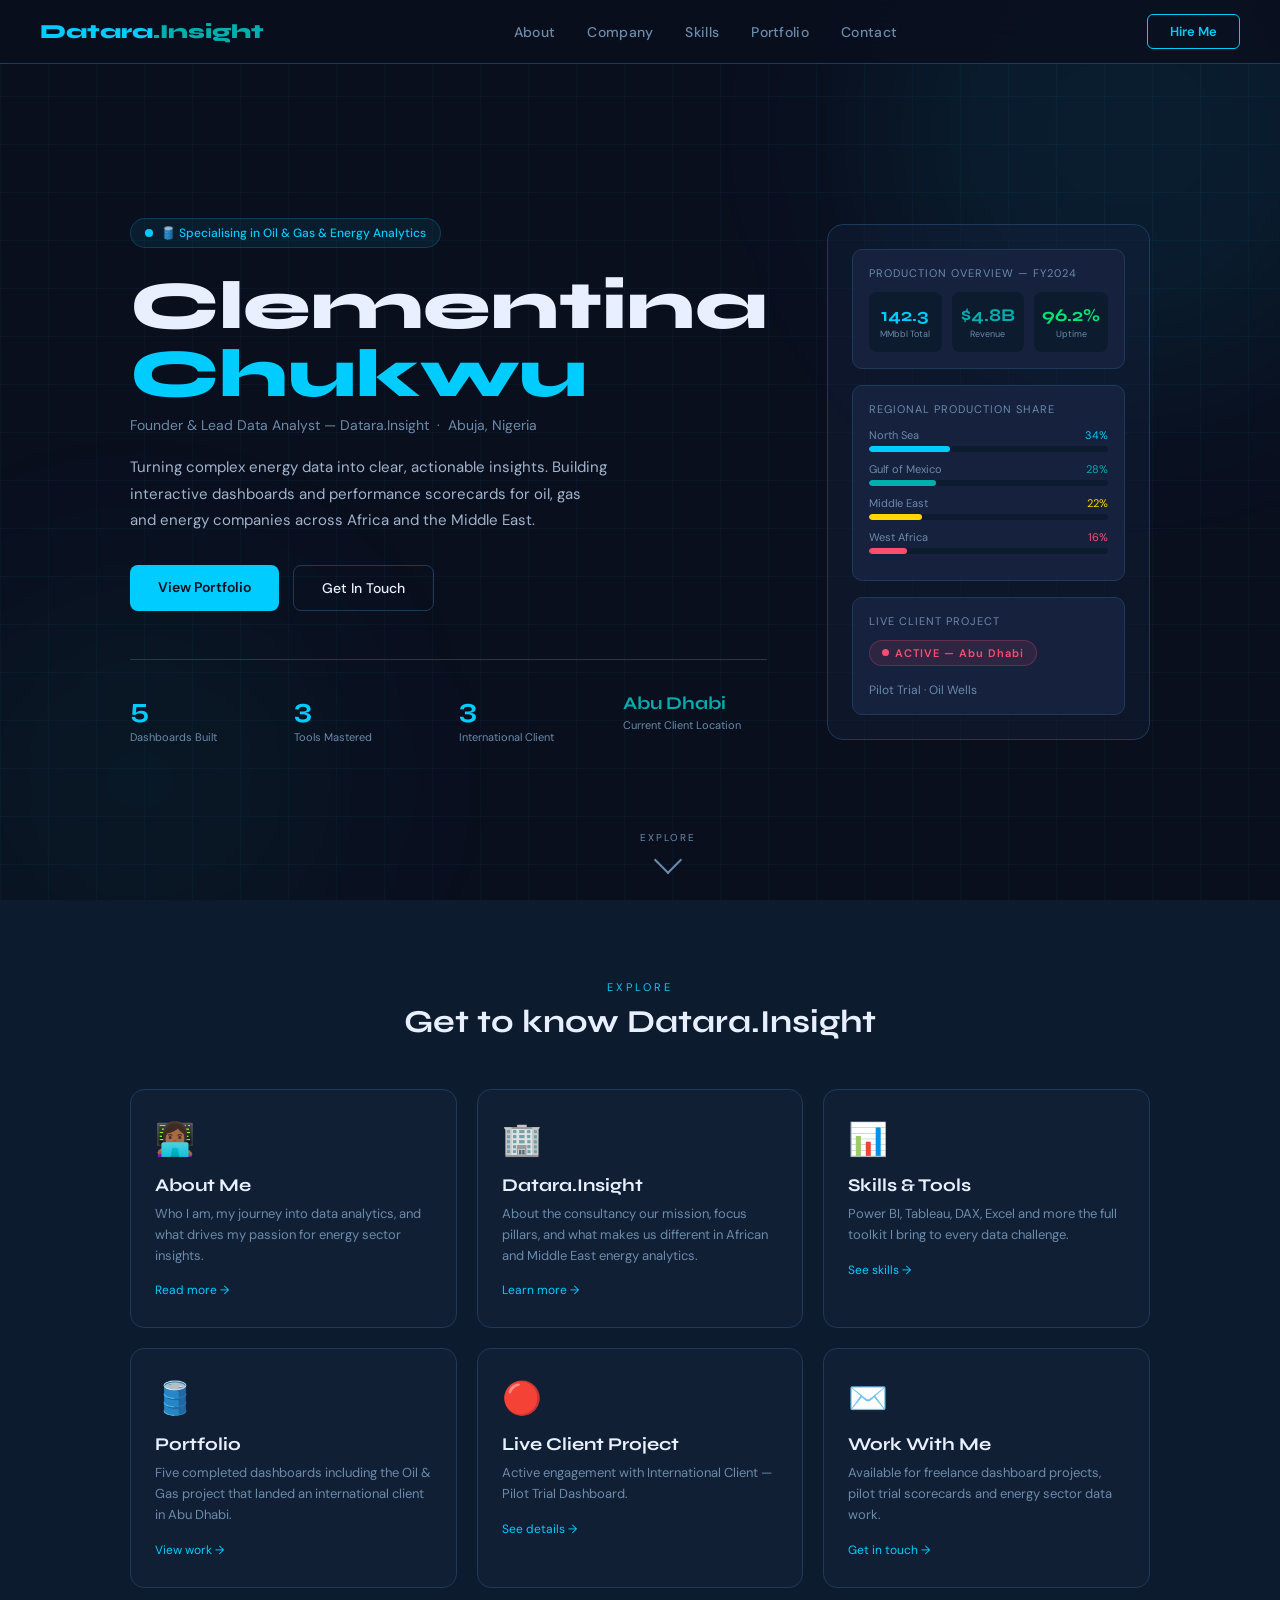
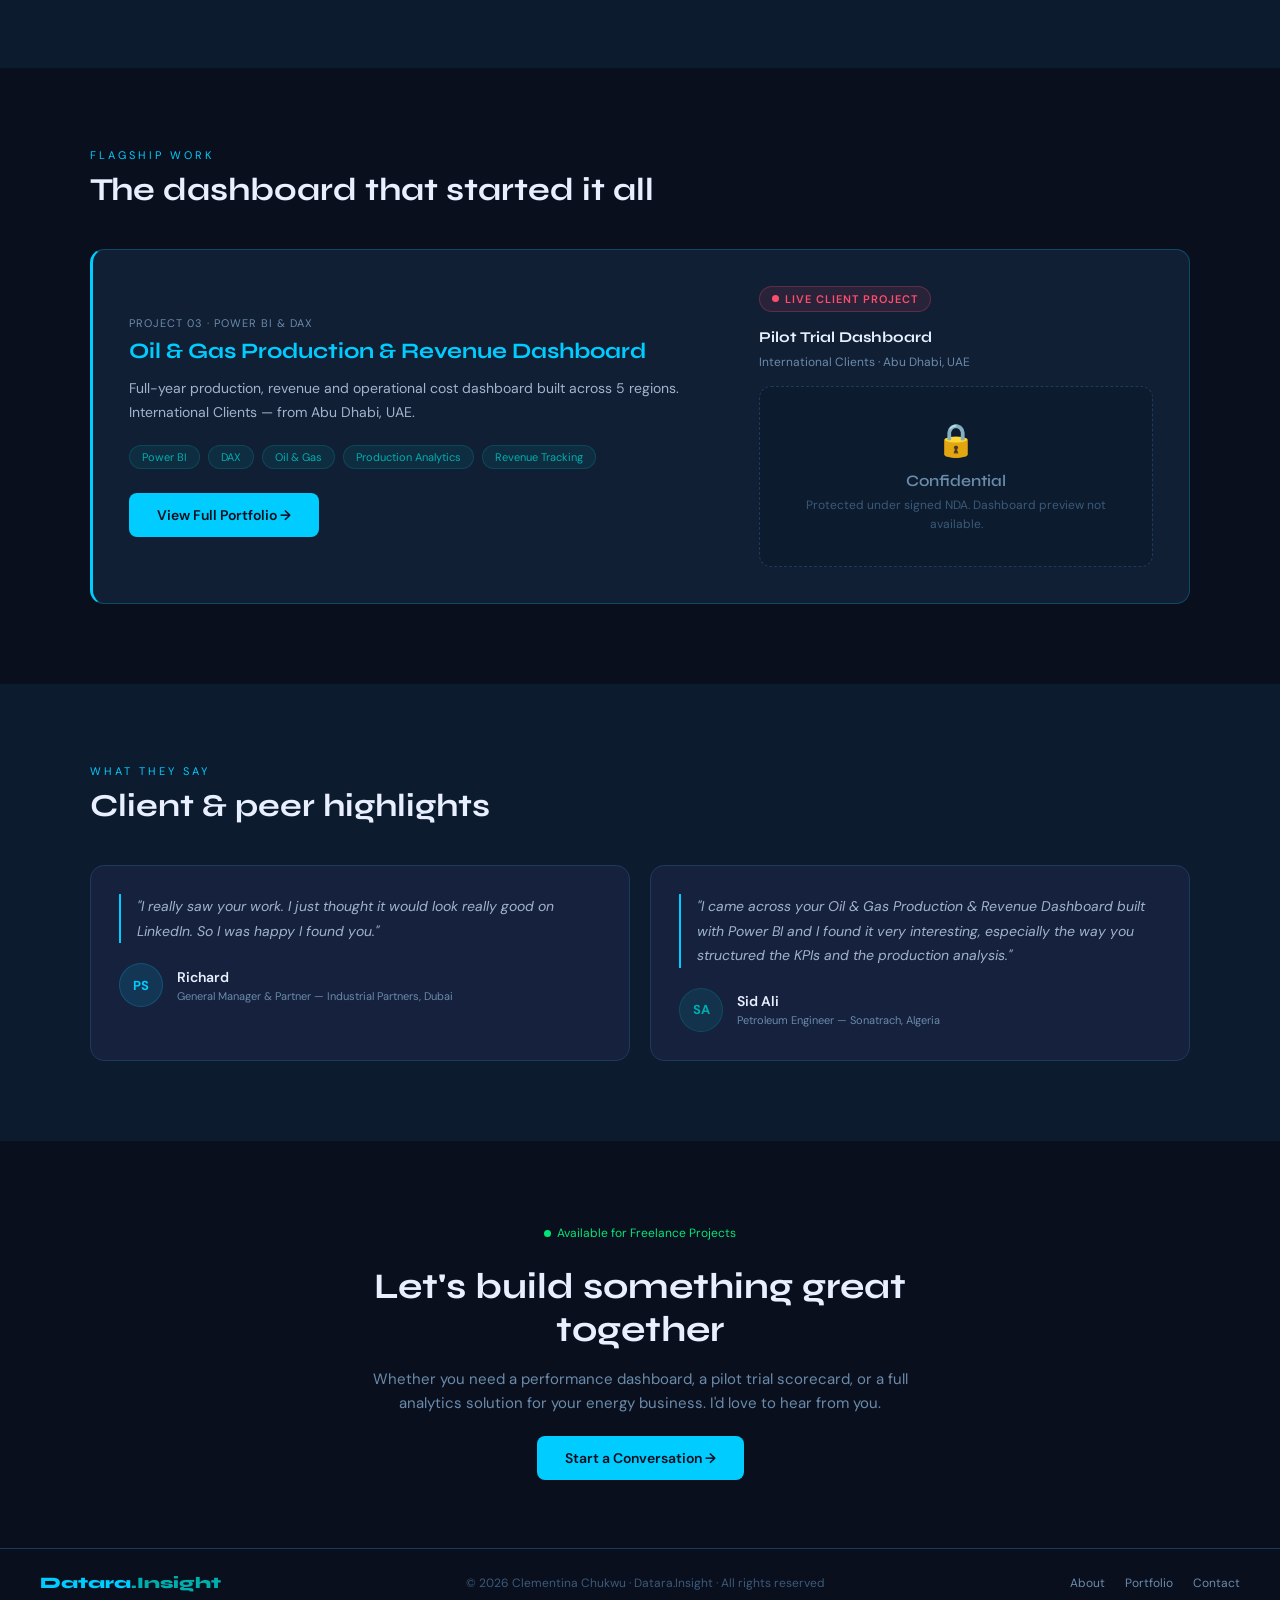
<file: index.html>
<!DOCTYPE html>
<html lang="en">
<head>
 <head>
<script type="application/ld+json">
 ...
</script>
<meta name="google-site-verification" content="google63e6544a62947f54">
<meta charset="UTF-8">
<meta name="viewport" content="width=device-width, initial-scale=1.0">
<meta name="title" content="Datara.Insight | Data Analytics for Oil & Gas | Clementina Chukwu">
<meta name="description" content="Datara.Insight is a data analytics consultancy founded by Clementina Chukwu, specialising in oil, gas and energy sector dashboards, performance scorecards and data-driven insights for energy companies across Africa and the Middle East.">
<meta name="keywords" content="Datara, Datara Insight, Clementina Chukwu, data analytics, oil and gas analytics, energy sector dashboard, Power BI oil gas, Nigeria data analyst, Abu Dhabi data analytics, well performance dashboard, production dashboard">
<meta name="author" content="Clementina Chukwu — Datara.Insight">
<meta name="robots" content="index, follow">
<meta property="og:type" content="website">
<meta property="og:url" content="https://clementinaags.github.io/datarainsight.github.io/">
<meta property="og:title" content="Datara.Insight | Data Analytics for Oil & Gas | Clementina Chukwu">
<meta property="og:description" content="Interactive dashboards and performance scorecards for oil, gas and energy companies across Africa and the Middle East.">
<meta name="viewport" content="width=device-width, initial-scale=1.0">
<title>Datara.Insight — Clementina Chukwu · Data Analyst</title>
<link rel="preconnect" href="https://fonts.googleapis.com">
<link rel="preconnect" href="https://fonts.gstatic.com" crossorigin>
<link href="https://fonts.googleapis.com/css2?family=Syne:wght@400;600;700;800&family=DM+Sans:ital,wght@0,300;0,400;0,500;0,600;1,400&display=swap" rel="stylesheet">
<style>
  *, *::before, *::after { box-sizing: border-box; margin: 0; padding: 0; }

  :root {
    --bg: #0D1B2E;
    --bg2: #0A0F1E;
    --card: #16213E;
    --card2: #111F35;
    --cyan: #00CCFF;
    --teal: #00AEAE;
    --gold: #FFD700;
    --red: #FF4D6D;
    --green: #00E676;
    --text: #E8F0FF;
    --muted: #6A8BAA;
    --border: #1E3A5A;
    --font-head: 'Syne', sans-serif;
    --font-body: 'DM Sans', sans-serif;
  }

  html { scroll-behavior: smooth; }

  body {
    background: var(--bg);
    color: var(--text);
    font-family: var(--font-body);
    min-height: 100vh;
    overflow-x: hidden;
  }

  /* ── NAV ── */
  nav {
    position: fixed;
    top: 0; left: 0; right: 0;
    z-index: 100;
    background: rgba(10,15,30,0.85);
    backdrop-filter: blur(16px);
    border-bottom: 1px solid var(--border);
    padding: 0 40px;
    height: 64px;
    display: flex;
    align-items: center;
    justify-content: space-between;
  }

  .nav-logo {
    font-family: var(--font-head);
    font-weight: 800;
    font-size: 20px;
    text-decoration: none;
  }
  .nav-logo .c { color: var(--cyan); }
  .nav-logo .t { color: var(--teal); }

  .nav-links {
    display: flex;
    gap: 32px;
    list-style: none;
  }

  .nav-links a {
    text-decoration: none;
    color: var(--muted);
    font-size: 14px;
    font-weight: 500;
    transition: color 0.2s;
    letter-spacing: 0.3px;
  }
  .nav-links a:hover, .nav-links a.active { color: var(--cyan); }

  .btn-hire {
    border: 1.5px solid var(--cyan);
    color: var(--cyan);
    padding: 8px 22px;
    border-radius: 6px;
    font-size: 13px;
    font-weight: 600;
    text-decoration: none;
    transition: background 0.2s, color 0.2s;
    font-family: var(--font-body);
  }
  .btn-hire:hover { background: var(--cyan); color: var(--bg2); }

  /* ── HERO ── */
  .hero {
    min-height: 100vh;
    padding: 64px 0 0;
    display: flex;
    align-items: center;
    position: relative;
    overflow: hidden;
    background: var(--bg2);
  }

  .hero-bg {
    position: absolute;
    inset: 0;
    background-image:
      linear-gradient(rgba(0,204,255,0.04) 1px, transparent 1px),
      linear-gradient(90deg, rgba(0,204,255,0.04) 1px, transparent 1px);
    background-size: 48px 48px;
  }

  .orb {
    position: absolute;
    border-radius: 50%;
    filter: blur(90px);
    pointer-events: none;
  }
  .orb-cyan { width: 500px; height: 500px; background: rgba(0,204,255,0.08); top: -120px; right: -100px; }
  .orb-teal { width: 400px; height: 400px; background: rgba(0,174,174,0.06); bottom: -80px; left: -60px; }

  .hero-inner {
    position: relative;
    width: 100%;
    max-width: 1100px;
    margin: 0 auto;
    padding: 0 40px;
    display: grid;
    grid-template-columns: 1fr 1fr;
    gap: 60px;
    align-items: center;
  }

  .hero-badge {
    display: inline-flex;
    align-items: center;
    gap: 8px;
    background: rgba(0,204,255,0.08);
    border: 1px solid rgba(0,204,255,0.2);
    color: var(--cyan);
    font-size: 12px;
    padding: 6px 14px;
    border-radius: 20px;
    margin-bottom: 24px;
    font-weight: 500;
    opacity: 0;
    animation: fadeUp 0.8s 0.2s forwards;
  }

  .pulse {
    width: 8px; height: 8px;
    border-radius: 50%;
    background: var(--cyan);
    animation: pulseAnim 1.5s infinite;
    flex-shrink: 0;
  }

  @keyframes pulseAnim {
    0%,100% { opacity:1; transform:scale(1); }
    50% { opacity:0.3; transform:scale(0.65); }
  }

  .hero-h1 {
    font-family: var(--font-head);
    font-weight: 800;
    font-size: clamp(44px, 6vw, 68px);
    line-height: 1.0;
    margin-bottom: 8px;
    opacity: 0;
    animation: fadeUp 0.8s 0.4s forwards;
  }
  .hero-h1 .cyan { color: var(--cyan); }

  .hero-sub {
    font-size: 14px;
    color: var(--muted);
    margin-bottom: 20px;
    font-weight: 400;
    opacity: 0;
    animation: fadeUp 0.8s 0.5s forwards;
  }

  .hero-tagline {
    font-size: 15px;
    color: #A0B4CC;
    line-height: 1.75;
    max-width: 480px;
    margin-bottom: 32px;
    opacity: 0;
    animation: fadeUp 0.8s 0.6s forwards;
  }

  .hero-btns {
    display: flex;
    gap: 14px;
    margin-bottom: 48px;
    opacity: 0;
    animation: fadeUp 0.8s 0.7s forwards;
  }

  .btn-primary {
    background: var(--cyan);
    color: var(--bg2);
    padding: 13px 28px;
    border-radius: 8px;
    font-size: 14px;
    font-weight: 600;
    text-decoration: none;
    transition: opacity 0.2s, transform 0.2s;
  }
  .btn-primary:hover { opacity: 0.9; transform: translateY(-1px); }

  .btn-secondary {
    border: 1.5px solid var(--border);
    color: var(--text);
    padding: 13px 28px;
    border-radius: 8px;
    font-size: 14px;
    font-weight: 500;
    text-decoration: none;
    transition: border-color 0.2s, transform 0.2s;
  }
  .btn-secondary:hover { border-color: var(--cyan); transform: translateY(-1px); }

  .hero-stats {
    display: grid;
    grid-template-columns: repeat(4, 1fr);
    gap: 20px;
    border-top: 1px solid var(--border);
    padding-top: 32px;
    opacity: 0;
    animation: fadeUp 0.8s 0.9s forwards;
  }

  .stat-num {
    font-family: var(--font-head);
    font-weight: 700;
    font-size: 28px;
    color: var(--cyan);
  }
  .stat-label { font-size: 11px; color: var(--muted); margin-top: 4px; line-height: 1.4; }

  /* Hero right panel */
  .hero-visual {
    background: rgba(22,33,62,0.4);
    border: 1px solid var(--border);
    border-radius: 16px;
    padding: 24px;
    display: flex;
    flex-direction: column;
    gap: 16px;
    opacity: 0;
    animation: fadeLeft 0.9s 0.8s forwards;
  }

  .vis-card {
    background: var(--card);
    border: 1px solid var(--border);
    border-radius: 10px;
    padding: 16px;
  }

  .vis-label {
    font-size: 11px;
    color: var(--muted);
    text-transform: uppercase;
    letter-spacing: 1px;
    margin-bottom: 12px;
  }

  .kpi-row { display: flex; gap: 10px; }

  .kpi-box {
    flex: 1;
    background: var(--bg);
    border-radius: 8px;
    padding: 12px 8px;
    text-align: center;
  }
  .kpi-val { font-family: var(--font-head); font-weight: 700; font-size: 18px; color: var(--cyan); }
  .kpi-unit { font-size: 9px; color: var(--muted); margin-top: 2px; }

  .bar-item { margin-bottom: 10px; }
  .bar-meta { display: flex; justify-content: space-between; font-size: 11px; color: var(--muted); margin-bottom: 4px; }
  .bar-track { height: 6px; background: var(--bg); border-radius: 3px; overflow: hidden; }
  .bar-fill { height: 100%; border-radius: 3px; transition: width 1s ease; }

  /* ── SCROLL DOWN HINT ── */
  .scroll-hint {
    position: absolute;
    bottom: 30px;
    left: 50%;
    transform: translateX(-50%);
    display: flex;
    flex-direction: column;
    align-items: center;
    gap: 6px;
    opacity: 0;
    animation: fadeUp 1s 1.5s forwards;
  }
  .scroll-hint span { font-size: 10px; color: var(--muted); letter-spacing: 2px; text-transform: uppercase; }
  .scroll-arrow {
    width: 20px; height: 20px;
    border-right: 2px solid var(--muted);
    border-bottom: 2px solid var(--muted);
    transform: rotate(45deg);
    animation: bounceDown 1.5s infinite;
  }
  @keyframes bounceDown {
    0%,100% { transform: rotate(45deg) translateY(0); }
    50% { transform: rotate(45deg) translateY(5px); }
  }

  /* ── SECTION PREVIEW CARDS ── */
  .sections-preview {
    background: var(--bg);
    padding: 80px 40px;
    max-width: 1100px;
    margin: 0 auto;
  }

  .preview-label {
    font-size: 11px;
    letter-spacing: 3px;
    color: var(--cyan);
    text-transform: uppercase;
    text-align: center;
    margin-bottom: 8px;
  }

  .preview-title {
    font-family: var(--font-head);
    font-weight: 700;
    font-size: 32px;
    text-align: center;
    margin-bottom: 48px;
  }

  .preview-grid {
    display: grid;
    grid-template-columns: repeat(3, 1fr);
    gap: 20px;
  }

  .preview-card {
    background: var(--card2);
    border: 1px solid var(--border);
    border-radius: 14px;
    padding: 28px 24px;
    text-decoration: none;
    color: var(--text);
    transition: border-color 0.2s, transform 0.2s;
    display: block;
  }
  .preview-card:hover { border-color: var(--cyan); transform: translateY(-4px); }

  .preview-card-icon { font-size: 32px; margin-bottom: 14px; }
  .preview-card-title { font-family: var(--font-head); font-size: 18px; font-weight: 700; margin-bottom: 8px; }
  .preview-card-desc { font-size: 13px; color: var(--muted); line-height: 1.6; }
  .preview-card-link { font-size: 12px; color: var(--cyan); margin-top: 16px; display: inline-block; }

  /* ── FEATURED PROJECT STRIP ── */
  .featured-strip {
    background: var(--bg2);
    padding: 80px 40px;
  }

  .strip-inner {
    max-width: 1100px;
    margin: 0 auto;
  }

  .section-eyebrow {
    font-size: 11px;
    letter-spacing: 3px;
    color: var(--cyan);
    text-transform: uppercase;
    margin-bottom: 8px;
  }

  .section-heading {
    font-family: var(--font-head);
    font-weight: 700;
    font-size: 32px;
    margin-bottom: 40px;
  }

  .featured-card {
    background: var(--card2);
    border: 1px solid rgba(0,204,255,0.25);
    border-left: 3px solid var(--cyan);
    border-radius: 14px;
    padding: 36px;
    display: grid;
    grid-template-columns: 1.5fr 1fr;
    gap: 40px;
    align-items: center;
  }

  .fc-badge { font-size: 11px; color: var(--muted); letter-spacing: 1px; text-transform: uppercase; margin-bottom: 8px; }
  .fc-title { font-family: var(--font-head); font-size: 22px; font-weight: 700; color: var(--cyan); margin-bottom: 10px; line-height: 1.25; }
  .fc-desc { font-size: 14px; color: #A0B4CC; line-height: 1.75; margin-bottom: 20px; }

  .fc-tags { display: flex; flex-wrap: wrap; gap: 8px; margin-bottom: 24px; }
  .fc-tag {
    font-size: 11px;
    padding: 4px 12px;
    background: rgba(0,174,174,0.1);
    color: var(--teal);
    border-radius: 20px;
    border: 1px solid rgba(0,174,174,0.2);
  }

  .live-badge {
    display: inline-flex;
    align-items: center;
    gap: 6px;
    background: rgba(255,77,109,0.1);
    border: 1px solid rgba(255,77,109,0.25);
    color: var(--red);
    font-size: 11px;
    font-weight: 600;
    padding: 5px 12px;
    border-radius: 20px;
    letter-spacing: 1px;
    margin-bottom: 16px;
  }

  .live-dot {
    width: 7px; height: 7px;
    border-radius: 50%;
    background: var(--red);
    animation: pulseAnim 1s infinite;
  }

  .conf-box {
    background: var(--bg);
    border: 1.5px dashed var(--border);
    border-radius: 12px;
    padding: 32px;
    text-align: center;
  }
  .conf-icon { font-size: 32px; margin-bottom: 10px; }
  .conf-title { font-family: var(--font-head); font-weight: 600; font-size: 16px; color: var(--muted); margin-bottom: 6px; }
  .conf-sub { font-size: 12px; color: #3A5A7A; line-height: 1.6; }

  /* ── TESTIMONIAL STRIP ── */
  .testimonial-strip {
    background: var(--bg);
    padding: 80px 40px;
  }

  .tstrip-inner {
    max-width: 1100px;
    margin: 0 auto;
  }

  .tcard-grid {
    display: grid;
    grid-template-columns: 1fr 1fr;
    gap: 20px;
  }

  .tcard {
    background: var(--card);
    border: 1px solid var(--border);
    border-radius: 14px;
    padding: 28px;
  }

  .tcard-quote {
    font-size: 14px;
    color: #A0B4CC;
    line-height: 1.75;
    font-style: italic;
    border-left: 2px solid var(--cyan);
    padding-left: 16px;
    margin-bottom: 20px;
  }

  .tcard-person { display: flex; align-items: center; gap: 14px; }
  .tcard-avatar {
    width: 44px; height: 44px;
    border-radius: 50%;
    display: flex; align-items: center; justify-content: center;
    font-size: 13px; font-weight: 700;
    flex-shrink: 0;
  }
  .av-ps { background: rgba(0,204,255,0.12); color: var(--cyan); border: 1px solid rgba(0,204,255,0.2); }
  .av-sa { background: rgba(0,174,174,0.12); color: var(--teal); border: 1px solid rgba(0,174,174,0.2); }
  .tcard-name { font-size: 14px; font-weight: 600; color: var(--text); margin-bottom: 3px; }
  .tcard-role { font-size: 11px; color: var(--muted); }

  /* ── CTA STRIP ── */
  .cta-strip {
    background: var(--bg2);
    padding: 80px 40px;
    text-align: center;
  }

  .cta-inner {
    max-width: 600px;
    margin: 0 auto;
  }

  .cta-title { font-family: var(--font-head); font-size: 36px; font-weight: 700; margin-bottom: 16px; }
  .cta-sub { font-size: 15px; color: var(--muted); margin-bottom: 32px; line-height: 1.6; }

  .avail-badge {
    display: inline-flex;
    align-items: center;
    gap: 6px;
    font-size: 12px;
    color: var(--green);
    margin-bottom: 24px;
  }
  .avail-dot { width: 7px; height: 7px; border-radius: 50%; background: var(--green); animation: pulseAnim 2s infinite; }

  /* ── FOOTER ── */
  footer {
    background: var(--bg2);
    border-top: 1px solid var(--border);
    padding: 24px 40px;
    display: flex;
    align-items: center;
    justify-content: space-between;
  }

  .foot-logo { font-family: var(--font-head); font-weight: 800; font-size: 16px; text-decoration: none; }
  .foot-logo .c { color: var(--cyan); } .foot-logo .t { color: var(--teal); }
  .foot-copy { font-size: 12px; color: #3A5A7A; }
  .foot-links { display: flex; gap: 20px; }
  .foot-links a { font-size: 12px; color: var(--muted); text-decoration: none; transition: color 0.2s; }
  .foot-links a:hover { color: var(--cyan); }

  /* ── ANIMATIONS ── */
  @keyframes fadeUp {
    from { opacity: 0; transform: translateY(24px); }
    to { opacity: 1; transform: translateY(0); }
  }

  @keyframes fadeLeft {
    from { opacity: 0; transform: translateX(24px); }
    to { opacity: 1; transform: translateX(0); }
  }

  /* Scroll-triggered fade */
  .reveal {
    opacity: 0;
    transform: translateY(30px);
    transition: opacity 0.7s ease, transform 0.7s ease;
  }
  .reveal.visible { opacity: 1; transform: translateY(0); }

  /* ── RESPONSIVE ── */
  @media (max-width: 768px) {
    nav { padding: 0 20px; }
    .nav-links { display: none; }
    .hero-inner { grid-template-columns: 1fr; padding: 0 20px; gap: 32px; }
    .hero-visual { display: none; }
    .hero-stats { grid-template-columns: repeat(2, 1fr); }
    .sections-preview { padding: 60px 20px; }
    .preview-grid { grid-template-columns: 1fr; }
    .featured-strip, .testimonial-strip, .cta-strip { padding: 60px 20px; }
    .featured-card { grid-template-columns: 1fr; }
    .tcard-grid { grid-template-columns: 1fr; }
    footer { flex-direction: column; gap: 12px; text-align: center; }
  }
</style>
</head>
<body>

<nav>
  <a href="index.html" class="nav-logo"><span class="c">Datara</span><span class="t">.Insight</span></a>
  <ul class="nav-links">
    <li><a href="about.html">About</a></li>
    <li><a href="company.html">Company</a></li>
    <li><a href="skills.html">Skills</a></li>
    <li><a href="portfolio.html">Portfolio</a></li>
    <li><a href="contact.html">Contact</a></li>
  </ul>
  <a href="contact.html" class="btn-hire">Hire Me</a>
</nav>

<!-- HERO -->
<section class="hero">
  <div class="hero-bg"></div>
  <div class="orb orb-cyan"></div>
  <div class="orb orb-teal"></div>

  <div class="hero-inner">
    <div>
      <div class="hero-badge"><span class="pulse"></span>🛢️ Specialising in Oil &amp; Gas &amp; Energy Analytics</div>
      <h1 class="hero-h1">Clementina<br><span class="cyan">Chukwu</span></h1>
      <p class="hero-sub">Founder &amp; Lead Data Analyst — Datara.Insight &nbsp;·&nbsp; Abuja, Nigeria</p>
      <p class="hero-tagline">Turning complex energy data into clear, actionable insights. Building interactive dashboards and performance scorecards for oil, gas and energy companies across Africa and the Middle East.</p>
      <div class="hero-btns">
        <a href="portfolio.html" class="btn-primary">View Portfolio</a>
        <a href="contact.html" class="btn-secondary">Get In Touch</a>
      </div>
      <div class="hero-stats">
        <div><div class="stat-num">5</div><div class="stat-label">Dashboards Built</div></div>
        <div><div class="stat-num">3</div><div class="stat-label">Tools Mastered</div></div>
        <div><div class="stat-num">3</div><div class="stat-label">International Client</div></div>
        <div><div class="stat-num" style="font-size:18px;color:var(--teal)">Abu Dhabi</div><div class="stat-label">Current Client Location</div></div>
      </div>
    </div>

    <div class="hero-visual">
      <div class="vis-card">
        <div class="vis-label">Production Overview — FY2024</div>
        <div class="kpi-row">
          <div class="kpi-box"><div class="kpi-val">142.3</div><div class="kpi-unit">MMbbl Total</div></div>
          <div class="kpi-box"><div class="kpi-val" style="color:var(--teal)">$4.8B</div><div class="kpi-unit">Revenue</div></div>
          <div class="kpi-box"><div class="kpi-val" style="color:var(--green)">96.2%</div><div class="kpi-unit">Uptime</div></div>
        </div>
      </div>
      <div class="vis-card">
        <div class="vis-label">Regional Production Share</div>
        <div class="bar-item"><div class="bar-meta"><span>North Sea</span><span style="color:var(--cyan)">34%</span></div><div class="bar-track"><div class="bar-fill" style="width:34%;background:var(--cyan)"></div></div></div>
        <div class="bar-item"><div class="bar-meta"><span>Gulf of Mexico</span><span style="color:var(--teal)">28%</span></div><div class="bar-track"><div class="bar-fill" style="width:28%;background:var(--teal)"></div></div></div>
        <div class="bar-item"><div class="bar-meta"><span>Middle East</span><span style="color:var(--gold)">22%</span></div><div class="bar-track"><div class="bar-fill" style="width:22%;background:var(--gold)"></div></div></div>
        <div class="bar-item"><div class="bar-meta"><span>West Africa</span><span style="color:var(--red)">16%</span></div><div class="bar-track"><div class="bar-fill" style="width:16%;background:var(--red)"></div></div></div>
      </div>
      <div class="vis-card">
        <div class="vis-label">Live Client Project</div>
        <div class="live-badge"><span class="live-dot"></span>ACTIVE — Abu Dhabi</div>
        <div style="font-size:12px;color:var(--muted);"> Pilot Trial · Oil Wells</div>
      </div>
    </div>
  </div>

  <div class="scroll-hint">
    <span>Explore</span>
    <div class="scroll-arrow"></div>
  </div>
</section>

<!-- SECTION NAVIGATION CARDS -->
<div style="background:var(--bg)">
  <div class="sections-preview">
    <p class="preview-label">Explore</p>
    <h2 class="preview-title reveal">Get to know Datara.Insight</h2>
    <div class="preview-grid">
      <a href="about.html" class="preview-card reveal">
        <div class="preview-card-icon">👩🏾‍💻</div>
        <div class="preview-card-title">About Me</div>
        <div class="preview-card-desc">Who I am, my journey into data analytics, and what drives my passion for energy sector insights.</div>
        <span class="preview-card-link">Read more →</span>
      </a>
      <a href="company.html" class="preview-card reveal">
        <div class="preview-card-icon">🏢</div>
        <div class="preview-card-title">Datara.Insight</div>
        <div class="preview-card-desc">About the consultancy our mission, focus pillars, and what makes us different in African and Middle East energy analytics.</div>
        <span class="preview-card-link">Learn more →</span>
      </a>
      <a href="skills.html" class="preview-card reveal">
        <div class="preview-card-icon">📊</div>
        <div class="preview-card-title">Skills &amp; Tools</div>
        <div class="preview-card-desc">Power BI, Tableau, DAX, Excel and more the full toolkit I bring to every data challenge.</div>
        <span class="preview-card-link">See skills →</span>
      </a>
      <a href="portfolio.html" class="preview-card reveal">
        <div class="preview-card-icon">🛢️</div>
        <div class="preview-card-title">Portfolio</div>
        <div class="preview-card-desc">Five completed dashboards including the Oil &amp; Gas project that landed an international client in Abu Dhabi.</div>
        <span class="preview-card-link">View work →</span>
      </a>
      <a href="portfolio.html#live" class="preview-card reveal">
        <div class="preview-card-icon">🔴</div>
        <div class="preview-card-title">Live Client Project</div>
        <div class="preview-card-desc">Active engagement with International Client —  Pilot Trial Dashboard.</div>
        <span class="preview-card-link">See details →</span>
      </a>
      <a href="contact.html" class="preview-card reveal">
        <div class="preview-card-icon">✉️</div>
        <div class="preview-card-title">Work With Me</div>
        <div class="preview-card-desc">Available for freelance dashboard projects, pilot trial scorecards and energy sector data work.</div>
        <span class="preview-card-link">Get in touch →</span>
      </a>
    </div>
  </div>
</div>

<!-- FEATURED PROJECT -->
<section class="featured-strip">
  <div class="strip-inner">
    <p class="section-eyebrow reveal">Flagship Work</p>
    <h2 class="section-heading reveal">The dashboard that started it all</h2>
    <div class="featured-card reveal">
      <div>
        <div class="fc-badge">Project 03 · Power BI &amp; DAX</div>
        <div class="fc-title">Oil &amp; Gas Production &amp; Revenue Dashboard</div>
        <div class="fc-desc">Full-year production, revenue and operational cost dashboard built across 5 regions. International Clients — from Abu Dhabi, UAE.</div>
        <div class="fc-tags">
          <span class="fc-tag">Power BI</span>
          <span class="fc-tag">DAX</span>
          <span class="fc-tag">Oil &amp; Gas</span>
          <span class="fc-tag">Production Analytics</span>
          <span class="fc-tag">Revenue Tracking</span>
        </div>
        <a href="portfolio.html" class="btn-primary" style="display:inline-block">View Full Portfolio →</a>
      </div>
      <div>
        <div class="live-badge"><span class="live-dot"></span>LIVE CLIENT PROJECT</div>
        <div style="font-family:var(--font-head);font-weight:700;font-size:15px;margin-bottom:8px;color:var(--text)">Pilot Trial Dashboard</div>
        <div style="font-size:12px;color:var(--muted);margin-bottom:16px;">International Clients · Abu Dhabi, UAE</div>
        <div class="conf-box">
          <div class="conf-icon">🔒</div>
          <div class="conf-title">Confidential</div>
          <div class="conf-sub">Protected under signed NDA. Dashboard preview not available.</div>
        </div>
      </div>
    </div>
  </div>
</section>

<!-- TESTIMONIALS -->
<section class="testimonial-strip">
  <div class="tstrip-inner">
    <p class="section-eyebrow reveal">What They Say</p>
    <h2 class="section-heading reveal">Client &amp; peer highlights</h2>
    <div class="tcard-grid">
      <div class="tcard reveal">
        <div class="tcard-quote">"I really saw your work. I just thought it would look really good on LinkedIn. So I was happy I found you."</div>
        <div class="tcard-person">
          <div class="tcard-avatar av-ps">PS</div>
          <div>
            <div class="tcard-name">Richard</div>
            <div class="tcard-role">General Manager &amp; Partner — Industrial Partners, Dubai</div>
          </div>
        </div>
      </div>
      <div class="tcard reveal">
        <div class="tcard-quote">"I came across your Oil &amp; Gas Production &amp; Revenue Dashboard built with Power BI and I found it very interesting, especially the way you structured the KPIs and the production analysis."</div>
        <div class="tcard-person">
          <div class="tcard-avatar av-sa">SA</div>
          <div>
            <div class="tcard-name">Sid Ali</div>
            <div class="tcard-role">Petroleum Engineer — Sonatrach, Algeria</div>
          </div>
        </div>
      </div>
    </div>
  </div>
</section>

<!-- CTA -->
<section class="cta-strip">
  <div class="cta-inner reveal">
    <div class="avail-badge"><span class="avail-dot"></span>Available for Freelance Projects</div>
    <h2 class="cta-title">Let's build something great together</h2>
    <p class="cta-sub">Whether you need a performance dashboard, a pilot trial scorecard, or a full analytics solution for your energy business. I'd love to hear from you.</p>
    <a href="contact.html" class="btn-primary">Start a Conversation →</a>
  </div>
</section>

<footer>
  <a href="index.html" class="foot-logo"><span class="c">Datara</span><span class="t">.Insight</span></a>
  <p class="foot-copy">© 2026 Clementina Chukwu · Datara.Insight · All rights reserved</p>
  <div class="foot-links">
    <a href="about.html">About</a>
    <a href="portfolio.html">Portfolio</a>
    <a href="contact.html">Contact</a>
  </div>
</footer>

<script>
  const observer = new IntersectionObserver((entries) => {
    entries.forEach(e => { if(e.isIntersecting) e.target.classList.add('visible'); });
  }, { threshold: 0.12 });
  document.querySelectorAll('.reveal').forEach(el => observer.observe(el));
</script>
</body>
</html>
</file>
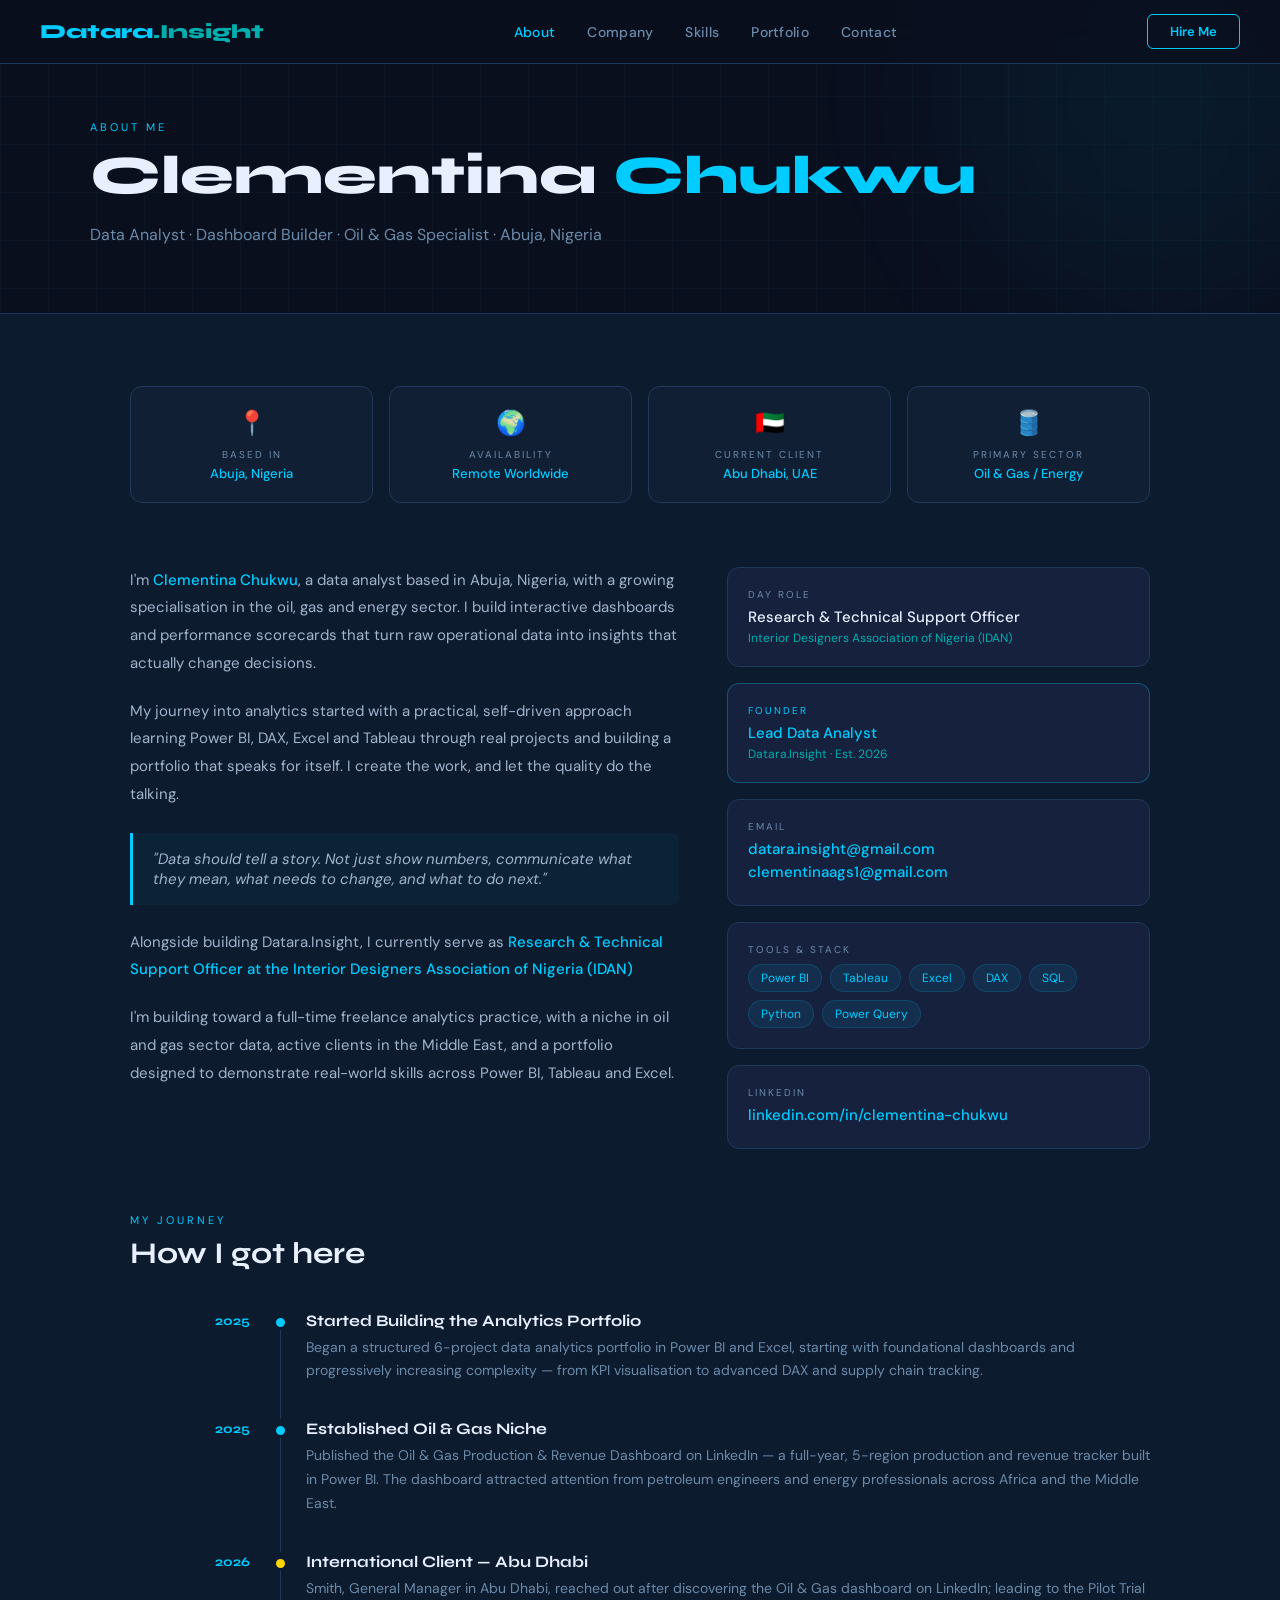
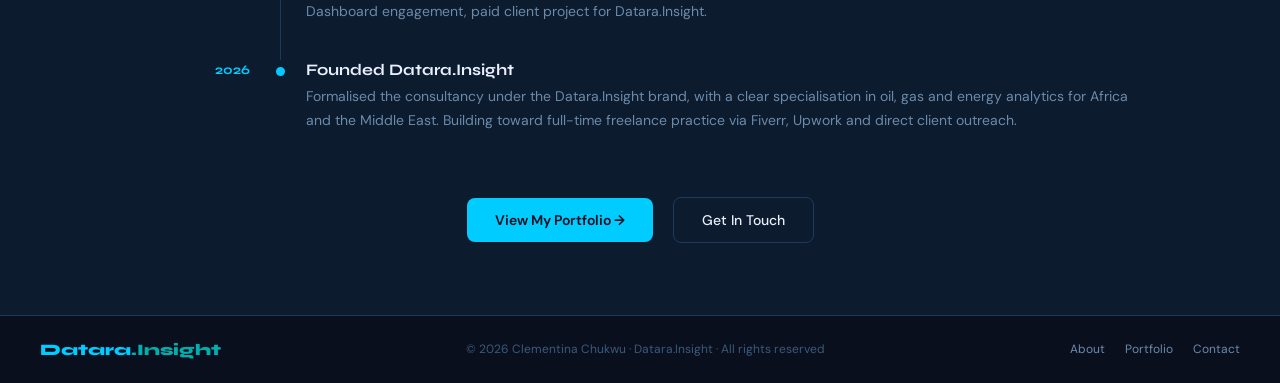
<file: about.html>
<!DOCTYPE html>
<html lang="en">
<head>
<meta charset="UTF-8">
<meta name="viewport" content="width=device-width, initial-scale=1.0">
<title>About Me — Clementina Chukwu · Datara.Insight</title>
<link rel="preconnect" href="https://fonts.googleapis.com">
<link rel="preconnect" href="https://fonts.gstatic.com" crossorigin>
<link href="https://fonts.googleapis.com/css2?family=Syne:wght@400;600;700;800&family=DM+Sans:ital,wght@0,300;0,400;0,500;0,600;1,400&display=swap" rel="stylesheet">
<link rel="stylesheet" href="shared.css">
<style>
.about-grid {
  display: grid;
  grid-template-columns: 1.3fr 1fr;
  gap: 48px;
  align-items: start;
  margin-bottom: 64px;
}

.about-body p {
  font-size: 15px;
  color: #A0B4CC;
  line-height: 1.85;
  margin-bottom: 20px;
}

.about-body p span.highlight { color: var(--cyan); font-weight: 500; }

.blockquote {
  border-left: 3px solid var(--cyan);
  padding: 16px 20px;
  background: rgba(0,204,255,0.04);
  border-radius: 0 8px 8px 0;
  font-size: 15px;
  font-style: italic;
  color: #A0B4CC;
  margin: 24px 0;
}

.about-cards {
  display: flex;
  flex-direction: column;
  gap: 16px;
}

.info-card {
  background: var(--card);
  border: 1px solid var(--border);
  border-radius: 12px;
  padding: 20px;
}

.info-card-label {
  font-size: 10px;
  text-transform: uppercase;
  letter-spacing: 2px;
  color: var(--muted);
  margin-bottom: 6px;
}

.info-card-value {
  font-size: 15px;
  font-weight: 500;
  color: var(--text);
  margin-bottom: 3px;
}

.info-card-sub {
  font-size: 12px;
  color: var(--teal);
}

.info-card.accent { border-color: rgba(0,204,255,0.3); }
.info-card.accent .info-card-value { color: var(--cyan); }

.tool-badges { display: flex; flex-wrap: wrap; gap: 8px; margin-top: 8px; }
.tool-badge {
  font-size: 12px;
  padding: 5px 12px;
  background: rgba(0,204,255,0.08);
  color: var(--cyan);
  border: 1px solid rgba(0,204,255,0.15);
  border-radius: 20px;
}

/* Highlights grid */
.highlights-grid {
  display: grid;
  grid-template-columns: repeat(4, 1fr);
  gap: 16px;
  margin-bottom: 64px;
}

.hl-box {
  background: var(--card2);
  border: 1px solid var(--border);
  border-radius: 12px;
  padding: 20px;
  text-align: center;
}
.hl-icon { font-size: 24px; margin-bottom: 10px; }
.hl-label { font-size: 10px; text-transform: uppercase; letter-spacing: 2px; color: var(--muted); margin-bottom: 4px; }
.hl-value { font-size: 13px; font-weight: 500; color: var(--cyan); }

/* Journey timeline */
.timeline { display: flex; flex-direction: column; gap: 0; margin-bottom: 64px; }

.timeline-item {
  display: grid;
  grid-template-columns: 120px 1fr;
  gap: 24px;
  position: relative;
  padding-bottom: 36px;
}

.timeline-item:last-child { padding-bottom: 0; }

.timeline-item::before {
  content: '';
  position: absolute;
  left: 150px;
  top: 10px;
  bottom: 0;
  width: 1px;
  background: var(--border);
}

.timeline-item:last-child::before { display: none; }

.timeline-dot {
  position: absolute;
  left: 143px;
  top: 4px;
  width: 15px;
  height: 15px;
  border-radius: 50%;
  background: var(--cyan);
  border: 3px solid var(--bg);
  z-index: 1;
}

.timeline-year {
  font-family: var(--font-head);
  font-weight: 700;
  font-size: 13px;
  color: var(--cyan);
  padding-top: 2px;
  text-align: right;
}

.timeline-content { padding-left: 32px; }
.timeline-title { font-family: var(--font-head); font-size: 16px; font-weight: 700; margin-bottom: 6px; }
.timeline-desc { font-size: 14px; color: var(--muted); line-height: 1.7; }

@media (max-width: 768px) {
  .about-grid { grid-template-columns: 1fr; }
  .highlights-grid { grid-template-columns: repeat(2, 1fr); }
  .timeline-item { grid-template-columns: 80px 1fr; }
  .timeline-item::before { left: 106px; }
  .timeline-dot { left: 99px; }
  .timeline-content { padding-left: 24px; }
}
</style>
</head>
<body>

<nav>
  <a href="index.html" class="nav-logo"><span class="c">Datara</span><span class="t">.Insight</span></a>
  <ul class="nav-links">
    <li><a href="about.html" class="active">About</a></li>
    <li><a href="company.html">Company</a></li>
    <li><a href="skills.html">Skills</a></li>
    <li><a href="portfolio.html">Portfolio</a></li>
    <li><a href="contact.html">Contact</a></li>
  </ul>
  <a href="contact.html" class="btn-hire">Hire Me</a>
</nav>

<header class="page-header">
  <div class="page-header-bg"></div>
  <div class="page-header-orb" style="width:400px;height:400px;background:rgba(0,204,255,0.06);top:-100px;right:-80px;filter:blur(80px);"></div>
  <div class="page-header-content">
    <p class="page-eyebrow">About Me</p>
    <h1 class="page-title">Clementina <span class="cyan">Chukwu</span></h1>
    <p class="page-subtitle">Data Analyst · Dashboard Builder · Oil &amp; Gas Specialist · Abuja, Nigeria</p>
  </div>
</header>

<main class="page-body">

  <!-- Quick Stats -->
  <div class="highlights-grid reveal">
    <div class="hl-box">
      <div class="hl-icon">📍</div>
      <div class="hl-label">Based In</div>
      <div class="hl-value">Abuja, Nigeria</div>
    </div>
    <div class="hl-box">
      <div class="hl-icon">🌍</div>
      <div class="hl-label">Availability</div>
      <div class="hl-value">Remote Worldwide</div>
    </div>
    <div class="hl-box">
      <div class="hl-icon">🇦🇪</div>
      <div class="hl-label">Current Client</div>
      <div class="hl-value">Abu Dhabi, UAE</div>
    </div>
    <div class="hl-box">
      <div class="hl-icon">🛢️</div>
      <div class="hl-label">Primary Sector</div>
      <div class="hl-value">Oil &amp; Gas / Energy</div>
    </div>
  </div>

  <!-- Main About -->
  <div class="about-grid">
    <div class="about-body">
      <p>I'm <span class="highlight">Clementina Chukwu</span>, a data analyst based in Abuja, Nigeria, with a growing specialisation in the oil, gas and energy sector. I build interactive dashboards and performance scorecards that turn raw operational data into insights that actually change decisions.</p>

      <p>My journey into analytics started with a practical, self-driven approach learning Power BI, DAX, Excel and Tableau through real projects and building a portfolio that speaks for itself. I create the work, and let the quality do the talking.</p>

      <div class="blockquote">"Data should tell a story. Not just show numbers, communicate what they mean, what needs to change, and what to do next."</div>

      <p>Alongside building Datara.Insight, I currently serve as <span class="highlight">Research &amp; Technical Support Officer at the Interior Designers Association of Nigeria (IDAN)</span>

      <p>I'm building toward a full-time freelance analytics practice, with a niche in oil and gas sector data, active clients in the Middle East, and a portfolio designed to demonstrate real-world skills across Power BI, Tableau and Excel.</p>
    </div>

    <div class="about-cards">
      <div class="info-card">
        <div class="info-card-label">Day Role</div>
        <div class="info-card-value">Research &amp; Technical Support Officer</div>
        <div class="info-card-sub">Interior Designers Association of Nigeria (IDAN)</div>
      </div>
      <div class="info-card accent">
        <div class="info-card-label" style="color:var(--cyan)">Founder</div>
        <div class="info-card-value">Lead Data Analyst</div>
        <div class="info-card-sub">Datara.Insight · Est. 2026</div>
      </div>
      <div class="info-card">
        <div class="info-card-label">Email</div>
        <div class="info-card-value"><a href="mailto:datara.insight@gmail.com" style="color:var(--cyan);text-decoration:none;">datara.insight@gmail.com</a></div>
         <div class="info-card-value"><a href="mailto:clementinaags1@gmail.com" style="color:var(--cyan);text-decoration:none;">clementinaags1@gmail.com</a></div>
      </div>
      <div class="info-card">
        <div class="info-card-label">Tools &amp; Stack</div>
        <div class="tool-badges">
          <span class="tool-badge">Power BI</span>
          <span class="tool-badge">Tableau</span>
          <span class="tool-badge">Excel</span>
          <span class="tool-badge">DAX</span>
          <span class="tool-badge">SQL</span>
          <span class="tool-badge">Python</span>
          <span class="tool-badge">Power Query</span>
        </div>
      </div>
      <div class="info-card">
        <div class="info-card-label">LinkedIn</div>
        <div class="info-card-value"><a href="https://linkedin.com/in/clementina-chukwu" target="_blank" style="color:var(--cyan);text-decoration:none;">linkedin.com/in/clementina-chukwu</a></div>
      </div>
    </div>
  </div>

  <!-- Journey Timeline -->
  <div style="margin-bottom:40px">
    <p class="section-eyebrow reveal">My Journey</p>
    <h2 class="section-heading reveal">How I got here</h2>
  </div>

  <div class="timeline">
    <div class="timeline-item reveal">
      <div class="timeline-year">2025</div>
      <div class="timeline-dot"></div>
      <div class="timeline-content">
        <div class="timeline-title">Started Building the Analytics Portfolio</div>
        <div class="timeline-desc">Began a structured 6-project data analytics portfolio in Power BI and Excel, starting with foundational dashboards and progressively increasing complexity — from KPI visualisation to advanced DAX and supply chain tracking.</div>
      </div>
    </div>
    <div class="timeline-item reveal">
      <div class="timeline-year">2025</div>
      <div class="timeline-dot"></div>
      <div class="timeline-content">
        <div class="timeline-title">Established Oil &amp; Gas Niche</div>
        <div class="timeline-desc">Published the Oil &amp; Gas Production &amp; Revenue Dashboard on LinkedIn — a full-year, 5-region production and revenue tracker built in Power BI. The dashboard attracted attention from petroleum engineers and energy professionals across Africa and the Middle East.</div>
      </div>
    </div>
    <div class="timeline-item reveal">
      <div class="timeline-year">2026</div>
      <div class="timeline-dot" style="background:var(--gold)"></div>
      <div class="timeline-content">
        <div class="timeline-title">International Client — Abu Dhabi</div>
        <div class="timeline-desc">Smith, General Manager in Abu Dhabi, reached out after discovering the Oil &amp; Gas dashboard on LinkedIn; leading to the Pilot Trial Dashboard engagement, paid client project for Datara.Insight.</div>
      </div>
    </div>
    <div class="timeline-item reveal">
      <div class="timeline-year">2026</div>
      <div class="timeline-dot" style="background:var(--cyan)"></div>
      <div class="timeline-content">
        <div class="timeline-title">Founded Datara.Insight</div>
        <div class="timeline-desc">Formalised the consultancy under the Datara.Insight brand, with a clear specialisation in oil, gas and energy analytics for Africa and the Middle East. Building toward full-time freelance practice via Fiverr, Upwork and direct client outreach.</div>
      </div>
    </div>
  </div>

  <div style="text-align:center;margin-top:48px" class="reveal">
    <a href="portfolio.html" class="btn-primary" style="margin-right:16px">View My Portfolio →</a>
    <a href="contact.html" class="btn-secondary">Get In Touch</a>
  </div>

</main>

<footer>
  <a href="index.html" class="foot-logo"><span class="c">Datara</span><span class="t">.Insight</span></a>
  <p class="foot-copy">© 2026 Clementina Chukwu · Datara.Insight · All rights reserved</p>
  <div class="foot-links">
    <a href="about.html">About</a>
    <a href="portfolio.html">Portfolio</a>
    <a href="contact.html">Contact</a>
  </div>
</footer>

<script>
  const observer = new IntersectionObserver((entries) => {
    entries.forEach(e => { if(e.isIntersecting) e.target.classList.add('visible'); });
  }, { threshold: 0.1 });
  document.querySelectorAll('.reveal').forEach(el => observer.observe(el));
</script>
</body>
</html>
</file>
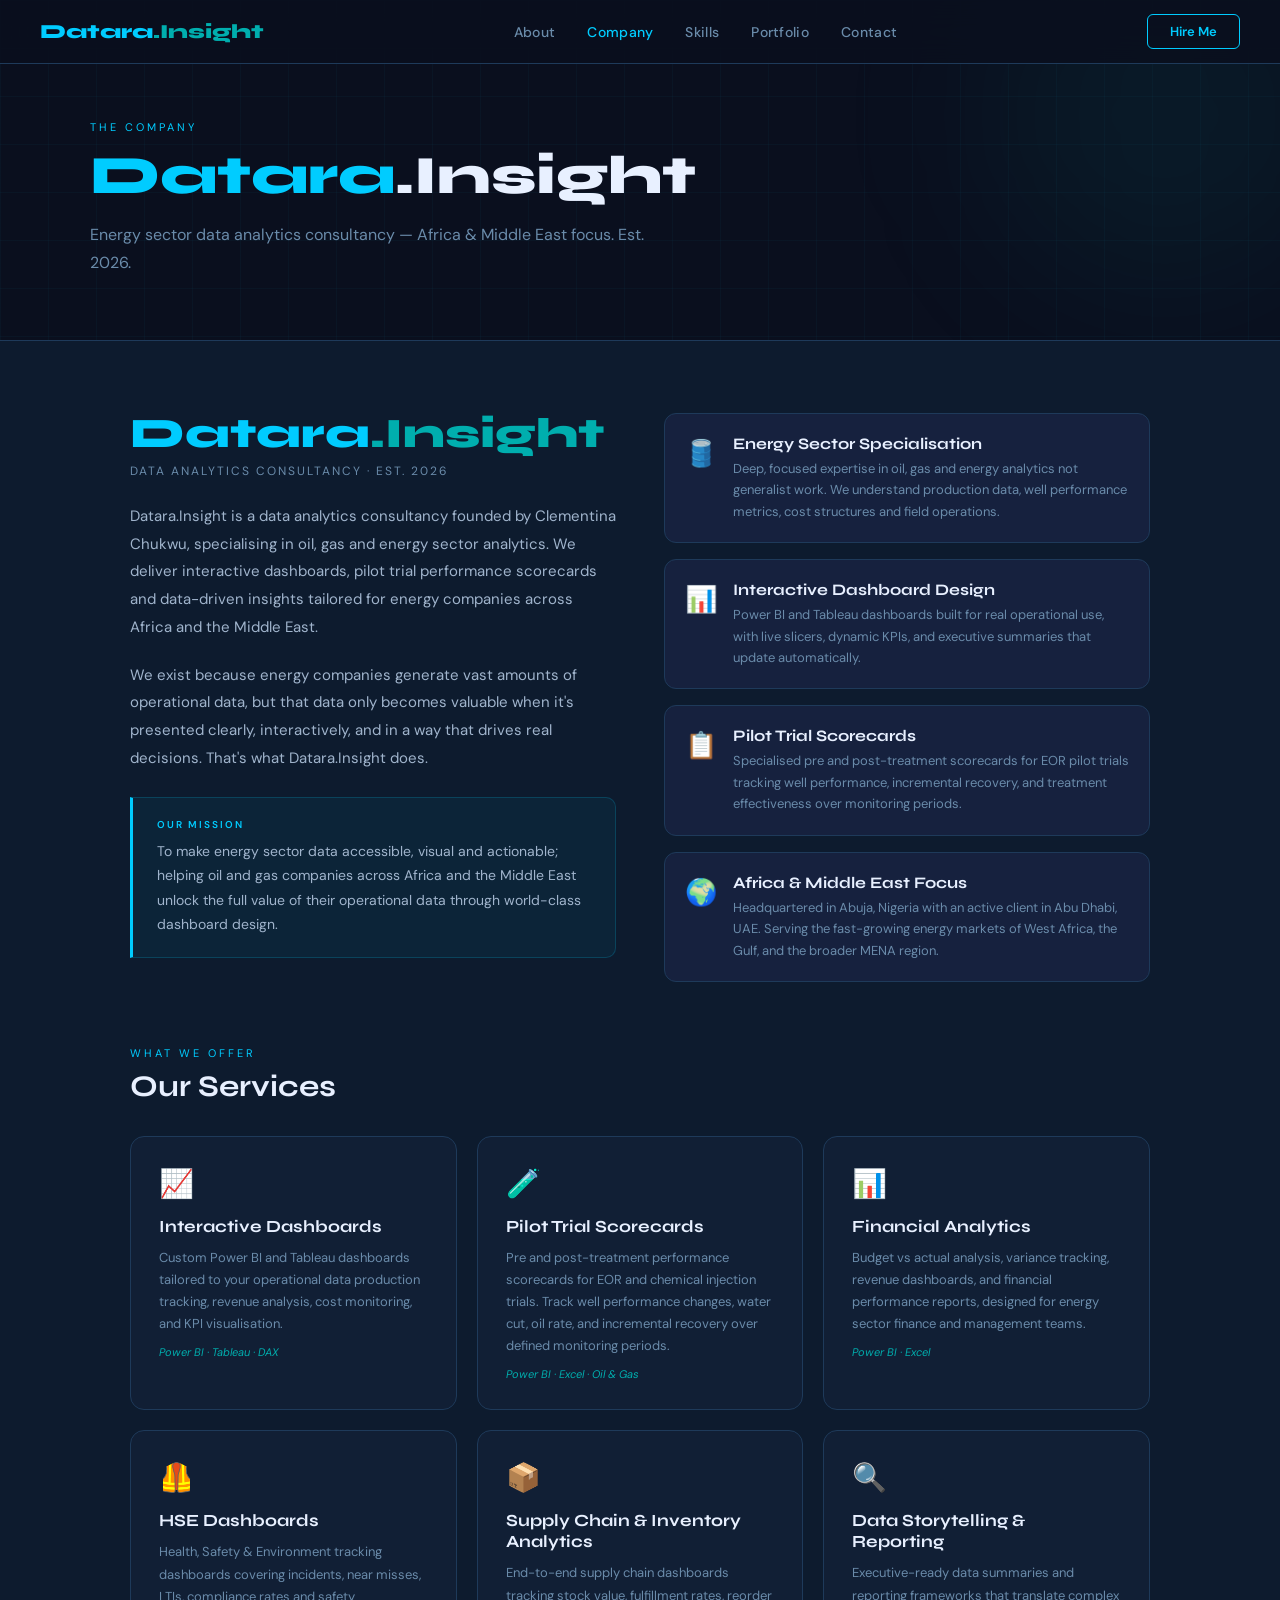
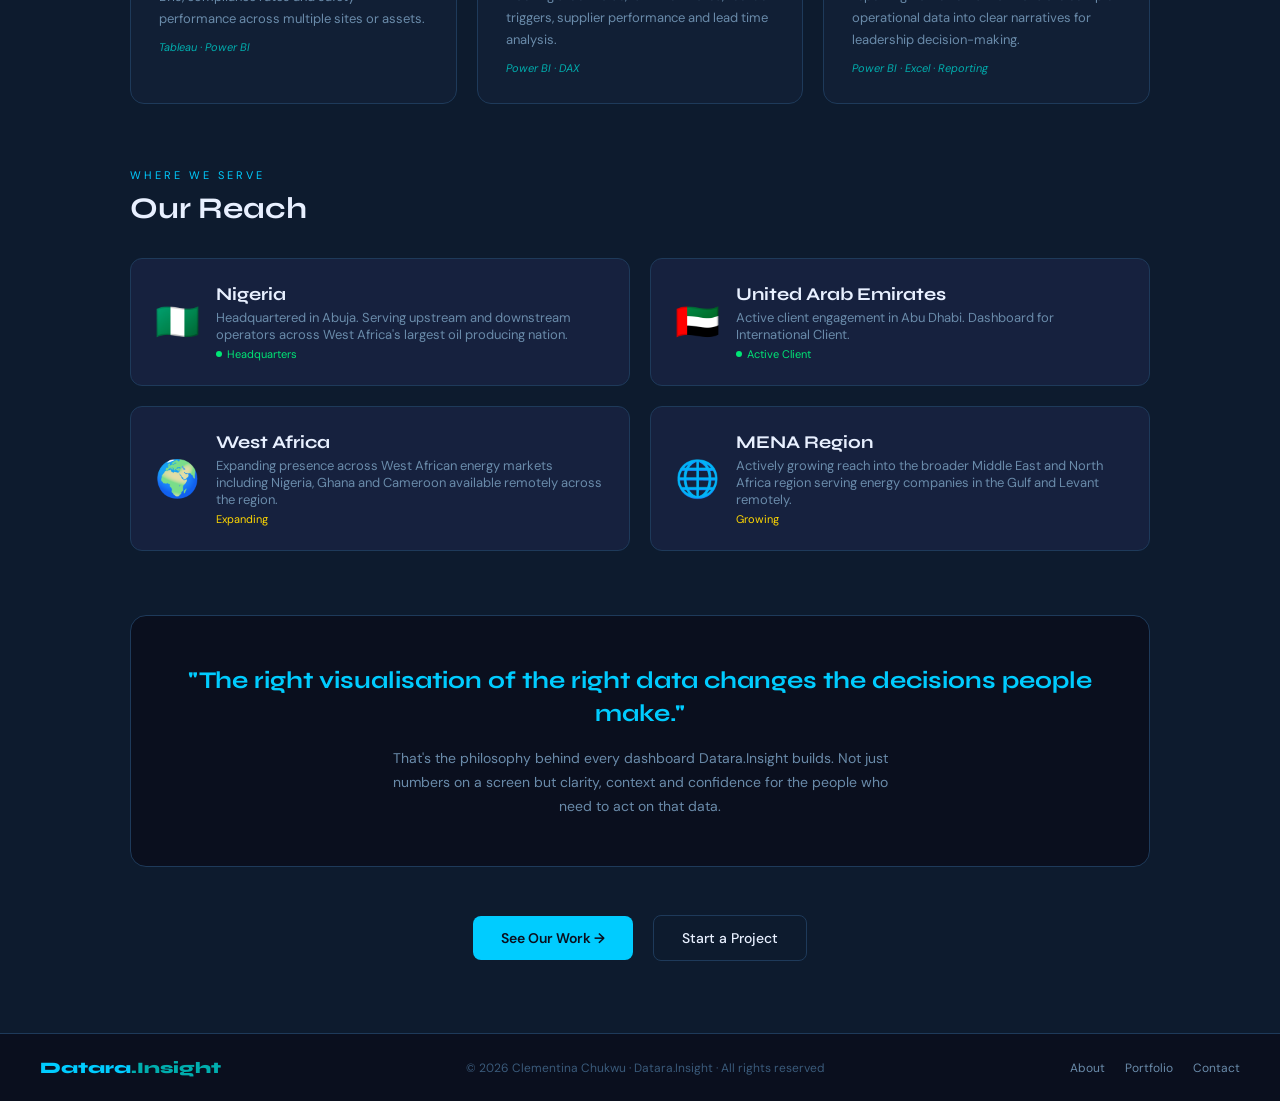
<file: company.html>
<!DOCTYPE html>
<html lang="en">
<head>
<meta charset="UTF-8">
<meta name="viewport" content="width=device-width, initial-scale=1.0">
<title>Datara.Insight — The Company</title>
<link rel="preconnect" href="https://fonts.googleapis.com">
<link rel="preconnect" href="https://fonts.gstatic.com" crossorigin>
<link href="https://fonts.googleapis.com/css2?family=Syne:wght@400;600;700;800&family=DM+Sans:ital,wght@0,300;0,400;0,500;0,600;1,400&display=swap" rel="stylesheet">
<link rel="stylesheet" href="shared.css">
<style>
.company-intro {
  display: grid;
  grid-template-columns: 1fr 1fr;
  gap: 48px;
  align-items: start;
  margin-bottom: 64px;
}

.company-logo-block {
  margin-bottom: 24px;
}

.co-logo {
  font-family: var(--font-head);
  font-weight: 800;
  font-size: 42px;
  line-height: 1;
  margin-bottom: 8px;
}
.co-logo .c { color: var(--cyan); }
.co-logo .t { color: var(--teal); }
.co-est {
  font-size: 12px;
  color: var(--muted);
  letter-spacing: 2px;
  text-transform: uppercase;
}

.co-desc {
  font-size: 15px;
  color: #A0B4CC;
  line-height: 1.85;
  margin-bottom: 20px;
}

.mission-box {
  background: rgba(0,204,255,0.05);
  border: 1px solid rgba(0,204,255,0.18);
  border-left: 3px solid var(--cyan);
  border-radius: 0 10px 10px 0;
  padding: 20px 24px;
  margin-top: 24px;
}
.mission-label { font-size: 10px; text-transform: uppercase; letter-spacing: 2px; color: var(--cyan); margin-bottom: 8px; font-weight: 600; }
.mission-text { font-size: 14px; color: #A0B4CC; line-height: 1.75; }

.pillars {
  display: flex;
  flex-direction: column;
  gap: 16px;
}

.pillar {
  background: var(--card);
  border: 1px solid var(--border);
  border-radius: 12px;
  padding: 20px;
  display: flex;
  gap: 16px;
  align-items: flex-start;
  transition: border-color 0.2s, transform 0.2s;
}
.pillar:hover { border-color: rgba(0,204,255,0.3); transform: translateX(4px); }

.pillar-icon { font-size: 26px; flex-shrink: 0; margin-top: 2px; }
.pillar-title { font-family: var(--font-head); font-size: 16px; font-weight: 700; margin-bottom: 5px; }
.pillar-desc { font-size: 13px; color: var(--muted); line-height: 1.65; }

/* Services */
.services-grid {
  display: grid;
  grid-template-columns: repeat(3, 1fr);
  gap: 20px;
  margin-bottom: 64px;
}

.service-card {
  background: var(--card2);
  border: 1px solid var(--border);
  border-radius: 14px;
  padding: 28px;
  transition: border-color 0.2s, transform 0.2s;
}
.service-card:hover { border-color: rgba(0,204,255,0.2); transform: translateY(-4px); }
.service-icon { font-size: 28px; margin-bottom: 14px; }
.service-title { font-family: var(--font-head); font-size: 17px; font-weight: 700; margin-bottom: 10px; }
.service-desc { font-size: 13px; color: var(--muted); line-height: 1.7; }
.service-note { font-size: 11px; color: var(--teal); margin-top: 10px; font-style: italic; }

/* Regions */
.regions-grid {
  display: grid;
  grid-template-columns: 1fr 1fr;
  gap: 20px;
  margin-bottom: 64px;
}

.region-card {
  background: var(--card);
  border: 1px solid var(--border);
  border-radius: 12px;
  padding: 24px;
  display: flex;
  gap: 16px;
  align-items: center;
}
.region-flag { font-size: 36px; }
.region-name { font-family: var(--font-head); font-size: 18px; font-weight: 700; margin-bottom: 4px; }
.region-desc { font-size: 13px; color: var(--muted); }
.region-status { font-size: 11px; color: var(--green); margin-top: 4px; display: flex; align-items: center; gap: 5px; }
.status-dot { width: 6px; height: 6px; border-radius: 50%; background: var(--green); animation: pulseAnim 2s infinite; }

@keyframes pulseAnim {
  0%,100% { opacity:1; transform:scale(1); }
  50% { opacity:0.3; transform:scale(0.65); }
}

/* Vision */
.vision-strip {
  background: var(--bg2);
  border-radius: 16px;
  padding: 48px;
  text-align: center;
  border: 1px solid var(--border);
}
.vision-quote {
  font-family: var(--font-head);
  font-size: 24px;
  font-weight: 700;
  color: var(--cyan);
  line-height: 1.4;
  margin-bottom: 16px;
}
.vision-sub { font-size: 14px; color: var(--muted); max-width: 500px; margin: 0 auto; line-height: 1.7; }

@media (max-width: 768px) {
  .company-intro { grid-template-columns: 1fr; }
  .services-grid { grid-template-columns: 1fr; }
  .regions-grid { grid-template-columns: 1fr; }
  .vision-strip { padding: 32px 20px; }
}
</style>
</head>
<body>

<nav>
  <a href="index.html" class="nav-logo"><span class="c">Datara</span><span class="t">.Insight</span></a>
  <ul class="nav-links">
    <li><a href="about.html">About</a></li>
    <li><a href="company.html" class="active">Company</a></li>
    <li><a href="skills.html">Skills</a></li>
    <li><a href="portfolio.html">Portfolio</a></li>
    <li><a href="contact.html">Contact</a></li>
  </ul>
  <a href="contact.html" class="btn-hire">Hire Me</a>
</nav>

<header class="page-header">
  <div class="page-header-bg"></div>
  <div class="page-header-orb" style="width:350px;height:350px;background:rgba(0,174,174,0.07);top:-60px;right:-60px;filter:blur(80px);"></div>
  <div class="page-header-content">
    <p class="page-eyebrow">The Company</p>
    <h1 class="page-title"><span class="cyan">Datara</span>.Insight</h1>
    <p class="page-subtitle">Energy sector data analytics consultancy — Africa &amp; Middle East focus. Est. 2026.</p>
  </div>
</header>

<main class="page-body">

  <!-- Company Intro -->
  <div class="company-intro">
    <div class="reveal">
      <div class="company-logo-block">
        <div class="co-logo"><span class="c">Datara</span><span class="t">.Insight</span></div>
        <div class="co-est">Data Analytics Consultancy · Est. 2026</div>
      </div>
      <p class="co-desc">Datara.Insight is a data analytics consultancy founded by Clementina Chukwu, specialising in oil, gas and energy sector analytics. We deliver interactive dashboards, pilot trial performance scorecards and data-driven insights tailored for energy companies across Africa and the Middle East.</p>
      <p class="co-desc">We exist because energy companies generate vast amounts of operational data, but that data only becomes valuable when it's presented clearly, interactively, and in a way that drives real decisions. That's what Datara.Insight does.</p>
      <div class="mission-box">
        <div class="mission-label">Our Mission</div>
        <div class="mission-text">To make energy sector data accessible, visual and actionable; helping oil and gas companies across Africa and the Middle East unlock the full value of their operational data through world-class dashboard design.</div>
      </div>
    </div>

    <div class="pillars reveal">
      <div class="pillar">
        <div class="pillar-icon">🛢️</div>
        <div>
          <div class="pillar-title">Energy Sector Specialisation</div>
          <div class="pillar-desc">Deep, focused expertise in oil, gas and energy analytics not generalist work. We understand production data, well performance metrics, cost structures and field operations.</div>
        </div>
      </div>
      <div class="pillar">
        <div class="pillar-icon">📊</div>
        <div>
          <div class="pillar-title">Interactive Dashboard Design</div>
          <div class="pillar-desc">Power BI and Tableau dashboards built for real operational use, with live slicers, dynamic KPIs, and executive summaries that update automatically.</div>
        </div>
      </div>
      <div class="pillar">
        <div class="pillar-icon">📋</div>
        <div>
          <div class="pillar-title">Pilot Trial Scorecards</div>
          <div class="pillar-desc">Specialised pre and post-treatment scorecards for EOR pilot trials tracking well performance, incremental recovery, and treatment effectiveness over monitoring periods.</div>
        </div>
      </div>
      <div class="pillar">
        <div class="pillar-icon">🌍</div>
        <div>
          <div class="pillar-title">Africa &amp; Middle East Focus</div>
          <div class="pillar-desc">Headquartered in Abuja, Nigeria with an active client in Abu Dhabi, UAE. Serving the fast-growing energy markets of West Africa, the Gulf, and the broader MENA region.</div>
        </div>
      </div>
    </div>
  </div>

  <!-- Services -->
  <p class="section-eyebrow reveal">What We Offer</p>
  <h2 class="section-heading reveal">Our Services</h2>
  <div class="services-grid">
    <div class="service-card reveal">
      <div class="service-icon">📈</div>
      <div class="service-title">Interactive Dashboards</div>
      <div class="service-desc">Custom Power BI and Tableau dashboards tailored to your operational data production tracking, revenue analysis, cost monitoring, and KPI visualisation.</div>
      <div class="service-note">Power BI · Tableau · DAX</div>
    </div>
    <div class="service-card reveal">
      <div class="service-icon">🧪</div>
      <div class="service-title">Pilot Trial Scorecards</div>
      <div class="service-desc">Pre and post-treatment performance scorecards for EOR and chemical injection trials. Track well performance changes, water cut, oil rate, and incremental recovery over defined monitoring periods.</div>
      <div class="service-note">Power BI · Excel · Oil &amp; Gas</div>
    </div>
    <div class="service-card reveal">
      <div class="service-icon">📊</div>
      <div class="service-title">Financial Analytics</div>
      <div class="service-desc">Budget vs actual analysis, variance tracking, revenue dashboards, and financial performance reports, designed for energy sector finance and management teams.</div>
      <div class="service-note">Power BI · Excel</div>
    </div>
    <div class="service-card reveal">
      <div class="service-icon">🦺</div>
      <div class="service-title">HSE Dashboards</div>
      <div class="service-desc">Health, Safety &amp; Environment tracking dashboards covering incidents, near misses, LTIs, compliance rates and safety performance across multiple sites or assets.</div>
      <div class="service-note">Tableau · Power BI</div>
    </div>
    <div class="service-card reveal">
      <div class="service-icon">📦</div>
      <div class="service-title">Supply Chain &amp; Inventory Analytics</div>
      <div class="service-desc">End-to-end supply chain dashboards tracking stock value, fulfillment rates, reorder triggers, supplier performance and lead time analysis.</div>
      <div class="service-note">Power BI · DAX</div>
    </div>
    <div class="service-card reveal">
      <div class="service-icon">🔍</div>
      <div class="service-title">Data Storytelling &amp; Reporting</div>
      <div class="service-desc">Executive-ready data summaries and reporting frameworks that translate complex operational data into clear narratives for leadership decision-making.</div>
      <div class="service-note">Power BI · Excel · Reporting</div>
    </div>
  </div>

  <!-- Regions -->
  <p class="section-eyebrow reveal">Where We Serve</p>
  <h2 class="section-heading reveal">Our Reach</h2>
  <div class="regions-grid">
    <div class="region-card reveal">
      <div class="region-flag">🇳🇬</div>
      <div>
        <div class="region-name">Nigeria</div>
        <div class="region-desc">Headquartered in Abuja. Serving upstream and downstream operators across West Africa's largest oil producing nation.</div>
        <div class="region-status"><span class="status-dot"></span>Headquarters</div>
      </div>
    </div>
    <div class="region-card reveal">
      <div class="region-flag">🇦🇪</div>
      <div>
        <div class="region-name">United Arab Emirates</div>
        <div class="region-desc">Active client engagement in Abu Dhabi. Dashboard for International Client.</div>
        <div class="region-status"><span class="status-dot"></span>Active Client</div>
      </div>
    </div>
    <div class="region-card reveal">
      <div class="region-flag">🌍</div>
      <div>
        <div class="region-name">West Africa</div>
        <div class="region-desc">Expanding presence across West African energy markets including Nigeria, Ghana and Cameroon available remotely across the region.</div>
        <div class="region-status" style="color:var(--gold)">Expanding</div>
      </div>
    </div>
    <div class="region-card reveal">
      <div class="region-flag">🌐</div>
      <div>
        <div class="region-name">MENA Region</div>
        <div class="region-desc">Actively growing reach into the broader Middle East and North Africa region serving energy companies in the Gulf and Levant remotely.</div>
        <div class="region-status" style="color:var(--gold)">Growing</div>
      </div>
    </div>
  </div>

  <!-- Vision -->
  <div class="vision-strip reveal">
    <div class="vision-quote">"The right visualisation of the right data changes the decisions people make."</div>
    <div class="vision-sub">That's the philosophy behind every dashboard Datara.Insight builds. Not just numbers on a screen but clarity, context and confidence for the people who need to act on that data.</div>
  </div>

  <div style="text-align:center;margin-top:48px" class="reveal">
    <a href="portfolio.html" class="btn-primary" style="margin-right:16px">See Our Work →</a>
    <a href="contact.html" class="btn-secondary">Start a Project</a>
  </div>

</main>

<footer>
  <a href="index.html" class="foot-logo"><span class="c">Datara</span><span class="t">.Insight</span></a>
  <p class="foot-copy">© 2026 Clementina Chukwu · Datara.Insight · All rights reserved</p>
  <div class="foot-links">
    <a href="about.html">About</a>
    <a href="portfolio.html">Portfolio</a>
    <a href="contact.html">Contact</a>
  </div>
</footer>

<script>
  const observer = new IntersectionObserver((entries) => {
    entries.forEach(e => { if(e.isIntersecting) e.target.classList.add('visible'); });
  }, { threshold: 0.1 });
  document.querySelectorAll('.reveal').forEach(el => observer.observe(el));
</script>
</body>
</html>
</file>
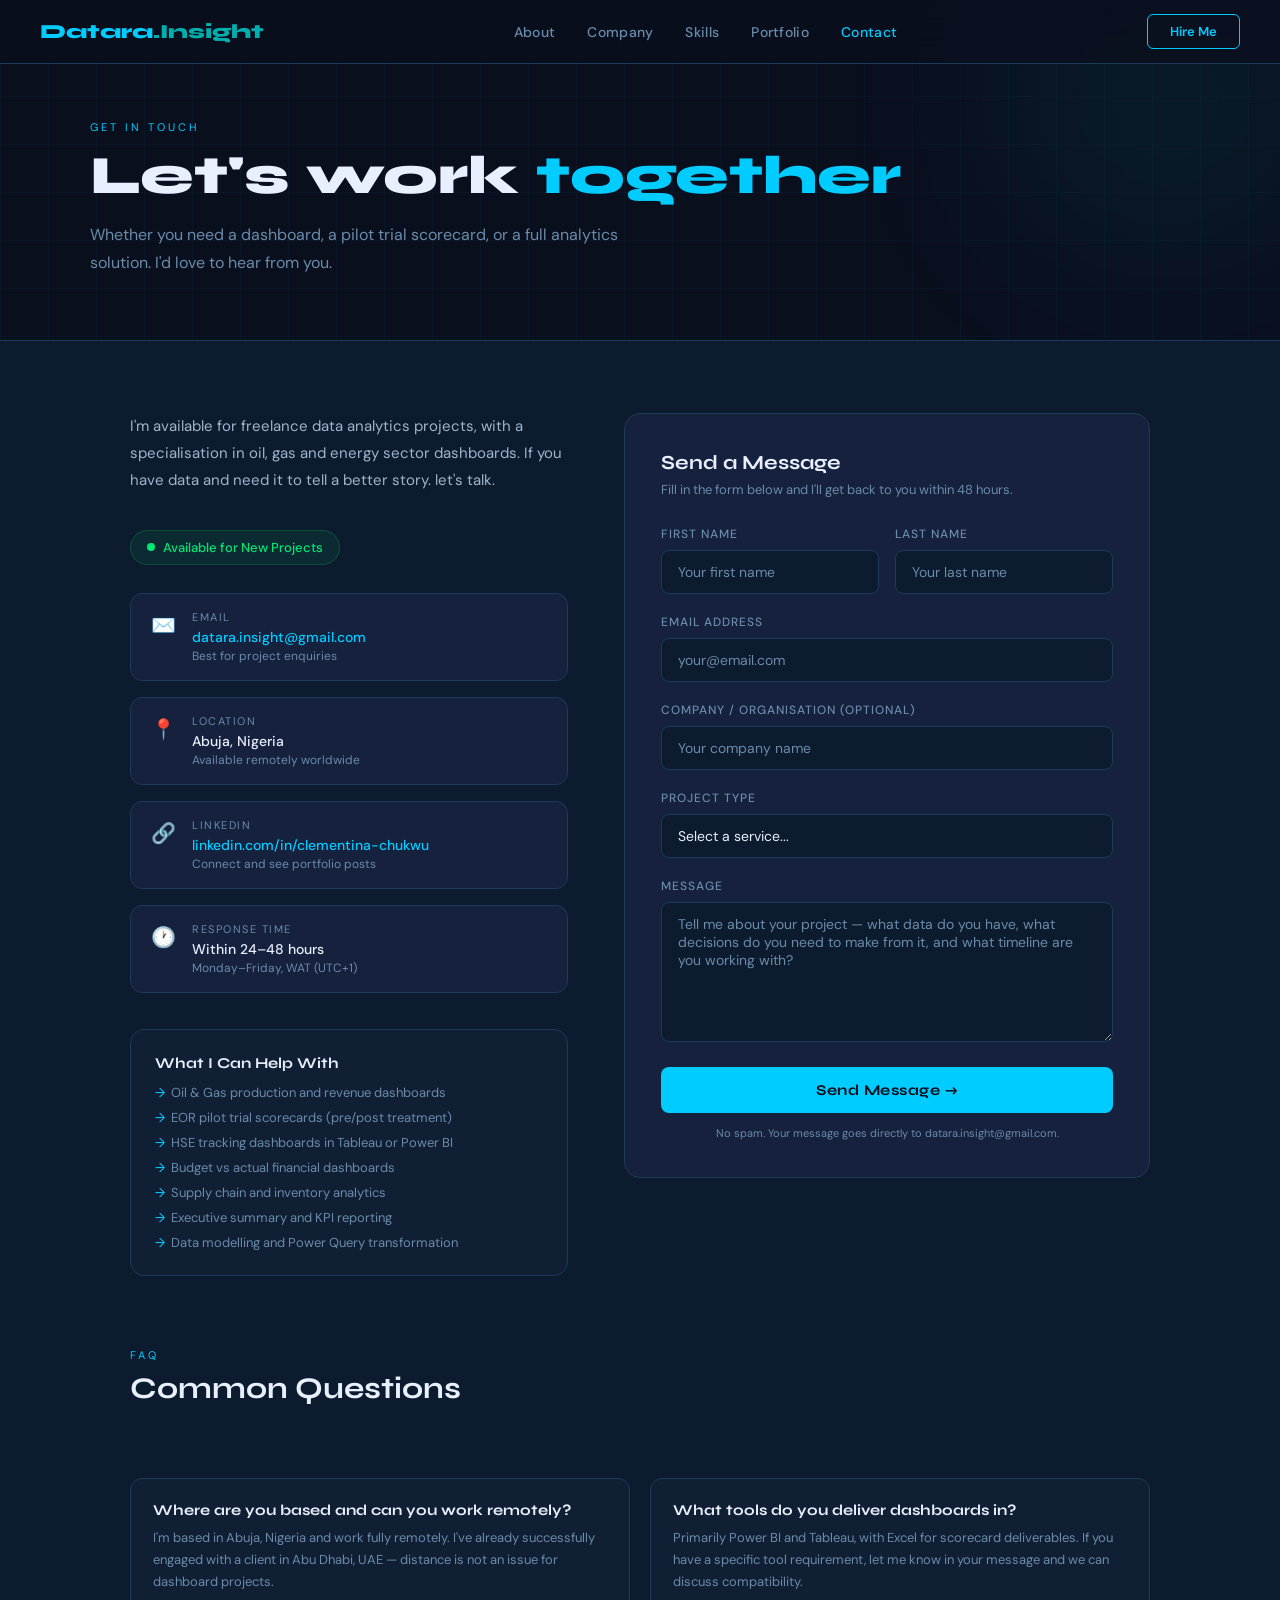
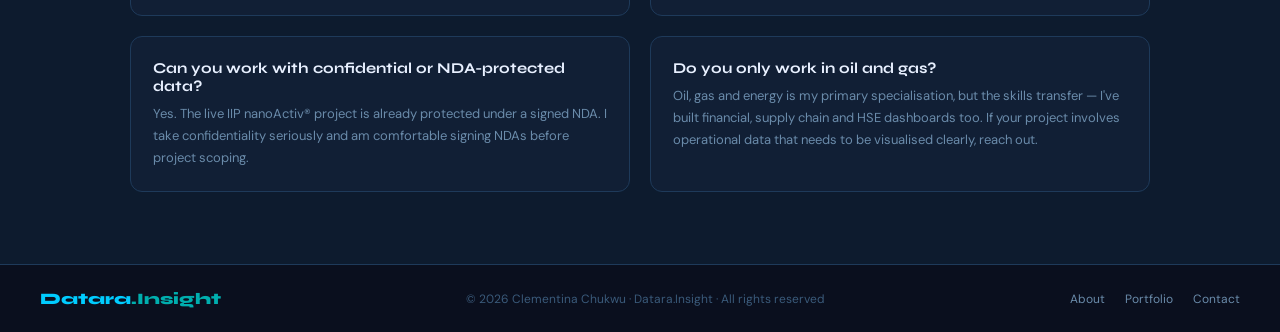
<file: contact.html>
<!DOCTYPE html>
<html lang="en">
<head>
<meta charset="UTF-8">
<meta name="viewport" content="width=device-width, initial-scale=1.0">
<title>Contact — Clementina Chukwu · Datara.Insight</title>
<link rel="preconnect" href="https://fonts.googleapis.com">
<link rel="preconnect" href="https://fonts.gstatic.com" crossorigin>
<link href="https://fonts.googleapis.com/css2?family=Syne:wght@400;600;700;800&family=DM+Sans:ital,wght@0,300;0,400;0,500;0,600;1,400&display=swap" rel="stylesheet">
<link rel="stylesheet" href="shared.css">
<style>
.contact-layout {
  display: grid;
  grid-template-columns: 1fr 1.2fr;
  gap: 56px;
  align-items: start;
}

/* Left info */
.contact-intro {
  font-size: 15px;
  color: #A0B4CC;
  line-height: 1.8;
  margin-bottom: 36px;
}

.avail-badge {
  display: inline-flex;
  align-items: center;
  gap: 8px;
  font-size: 13px;
  color: var(--green);
  margin-bottom: 28px;
  background: rgba(0,230,118,0.07);
  border: 1px solid rgba(0,230,118,0.2);
  padding: 8px 16px;
  border-radius: 20px;
  font-weight: 500;
}
.avail-dot {
  width: 8px; height: 8px;
  border-radius: 50%;
  background: var(--green);
  animation: pulseAnim 2s infinite;
}

@keyframes pulseAnim {
  0%,100% { opacity:1; transform:scale(1); }
  50% { opacity:0.3; transform:scale(0.65); }
}

.contact-details { display: flex; flex-direction: column; gap: 16px; margin-bottom: 36px; }

.contact-item {
  display: flex;
  align-items: flex-start;
  gap: 16px;
  background: var(--card);
  border: 1px solid var(--border);
  border-radius: 12px;
  padding: 16px 20px;
  transition: border-color 0.2s;
}
.contact-item:hover { border-color: rgba(0,204,255,0.2); }

.ci-icon { font-size: 20px; flex-shrink: 0; margin-top: 2px; }
.ci-label { font-size: 11px; text-transform: uppercase; letter-spacing: 1.5px; color: var(--muted); margin-bottom: 4px; }
.ci-value { font-size: 14px; font-weight: 500; color: var(--text); }
.ci-value a { color: var(--cyan); text-decoration: none; }
.ci-value a:hover { text-decoration: underline; }
.ci-sub { font-size: 12px; color: var(--muted); margin-top: 2px; }

/* Services summary */
.services-summary {
  background: var(--card2);
  border: 1px solid var(--border);
  border-radius: 14px;
  padding: 24px;
  margin-top: 8px;
}
.ss-title { font-family: var(--font-head); font-size: 15px; font-weight: 700; margin-bottom: 12px; color: var(--text); }
.ss-list { list-style: none; display: flex; flex-direction: column; gap: 8px; }
.ss-list li { font-size: 13px; color: var(--muted); padding-left: 16px; position: relative; }
.ss-list li::before { content: '→'; position: absolute; left: 0; color: var(--cyan); }

/* Right form */
.contact-form {
  background: var(--card);
  border: 1px solid var(--border);
  border-radius: 16px;
  padding: 36px;
}

.form-title { font-family: var(--font-head); font-size: 20px; font-weight: 700; margin-bottom: 6px; }
.form-sub { font-size: 13px; color: var(--muted); margin-bottom: 28px; }

.form-group { margin-bottom: 20px; }
.form-row { display: grid; grid-template-columns: 1fr 1fr; gap: 16px; margin-bottom: 20px; }

label {
  display: block;
  font-size: 12px;
  text-transform: uppercase;
  letter-spacing: 1px;
  color: var(--muted);
  margin-bottom: 8px;
  font-weight: 500;
}

input[type="text"],
input[type="email"],
select,
textarea {
  width: 100%;
  background: var(--bg);
  border: 1px solid var(--border);
  border-radius: 8px;
  padding: 12px 16px;
  font-size: 14px;
  color: var(--text);
  font-family: var(--font-body);
  transition: border-color 0.2s;
  outline: none;
  appearance: none;
}

input:focus, select:focus, textarea:focus {
  border-color: var(--cyan);
  box-shadow: 0 0 0 3px rgba(0,204,255,0.08);
}

input::placeholder, textarea::placeholder { color: var(--muted); }

select option { background: var(--bg2); color: var(--text); }

textarea { resize: vertical; min-height: 140px; }

.form-submit {
  background: var(--cyan);
  color: var(--bg2);
  border: none;
  padding: 14px 32px;
  border-radius: 8px;
  font-size: 15px;
  font-weight: 700;
  font-family: var(--font-head);
  cursor: pointer;
  width: 100%;
  transition: opacity 0.2s, transform 0.2s;
  letter-spacing: 0.5px;
}
.form-submit:hover { opacity: 0.9; transform: translateY(-1px); }
.form-submit:active { transform: translateY(0); }

.form-note {
  font-size: 11px;
  color: var(--muted);
  text-align: center;
  margin-top: 12px;
  line-height: 1.5;
}

/* Success message */
.form-success {
  display: none;
  background: rgba(0,230,118,0.08);
  border: 1px solid rgba(0,230,118,0.25);
  border-radius: 10px;
  padding: 20px;
  text-align: center;
  margin-top: 16px;
}
.form-success.visible { display: block; }
.form-success-icon { font-size: 28px; margin-bottom: 8px; }
.form-success-text { font-size: 14px; color: var(--green); font-weight: 500; }
.form-success-sub { font-size: 12px; color: var(--muted); margin-top: 4px; }

/* FAQ */
.faq-grid {
  display: grid;
  grid-template-columns: 1fr 1fr;
  gap: 20px;
  margin-top: 72px;
}

.faq-item {
  background: var(--card2);
  border: 1px solid var(--border);
  border-radius: 12px;
  padding: 22px;
}
.faq-q { font-family: var(--font-head); font-size: 15px; font-weight: 700; margin-bottom: 8px; color: var(--text); }
.faq-a { font-size: 13px; color: var(--muted); line-height: 1.7; }
.faq-a a { color: var(--cyan); text-decoration: none; }

@media (max-width: 768px) {
  .contact-layout { grid-template-columns: 1fr; }
  .form-row { grid-template-columns: 1fr; }
  .faq-grid { grid-template-columns: 1fr; }
}
</style>
</head>
<body>

<nav>
  <a href="index.html" class="nav-logo"><span class="c">Datara</span><span class="t">.Insight</span></a>
  <ul class="nav-links">
    <li><a href="about.html">About</a></li>
    <li><a href="company.html">Company</a></li>
    <li><a href="skills.html">Skills</a></li>
    <li><a href="portfolio.html">Portfolio</a></li>
    <li><a href="contact.html" class="active">Contact</a></li>
  </ul>
  <a href="contact.html" class="btn-hire">Hire Me</a>
</nav>

<header class="page-header">
  <div class="page-header-bg"></div>
  <div class="page-header-orb" style="width:350px;height:350px;background:rgba(0,174,174,0.07);top:-80px;right:-60px;filter:blur(80px);"></div>
  <div class="page-header-content">
    <p class="page-eyebrow">Get In Touch</p>
    <h1 class="page-title">Let's work <span class="cyan">together</span></h1>
    <p class="page-subtitle">Whether you need a dashboard, a pilot trial scorecard, or a full analytics solution. I'd love to hear from you.</p>
  </div>
</header>

<main class="page-body">

  <div class="contact-layout">
    <!-- Left -->
    <div class="reveal">
      <p class="contact-intro">I'm available for freelance data analytics projects, with a specialisation in oil, gas and energy sector dashboards. If you have data and need it to tell a better story. let's talk.</p>

      <div class="avail-badge"><span class="avail-dot"></span>Available for New Projects</div>

      <div class="contact-details">
        <div class="contact-item">
          <div class="ci-icon">✉️</div>
          <div>
            <div class="ci-label">Email</div>
            <div class="ci-value"><a href="mailto:datara.insight@gmail.com">datara.insight@gmail.com</a></div>
            <div class="ci-sub">Best for project enquiries</div>
          </div>
        </div>
        <div class="contact-item">
          <div class="ci-icon">📍</div>
          <div>
            <div class="ci-label">Location</div>
            <div class="ci-value">Abuja, Nigeria</div>
            <div class="ci-sub">Available remotely worldwide</div>
          </div>
        </div>
        <div class="contact-item">
          <div class="ci-icon">🔗</div>
          <div>
            <div class="ci-label">LinkedIn</div>
            <div class="ci-value"><a href="https://linkedin.com/in/clementina-chukwu" target="_blank">linkedin.com/in/clementina-chukwu</a></div>
            <div class="ci-sub">Connect and see portfolio posts</div>
          </div>
        </div>
        <div class="contact-item">
          <div class="ci-icon">🕐</div>
          <div>
            <div class="ci-label">Response Time</div>
            <div class="ci-value">Within 24–48 hours</div>
            <div class="ci-sub">Monday–Friday, WAT (UTC+1)</div>
          </div>
        </div>
      </div>

      <div class="services-summary">
        <div class="ss-title">What I Can Help With</div>
        <ul class="ss-list">
          <li>Oil &amp; Gas production and revenue dashboards</li>
          <li>EOR pilot trial scorecards (pre/post treatment)</li>
          <li>HSE tracking dashboards in Tableau or Power BI</li>
          <li>Budget vs actual financial dashboards</li>
          <li>Supply chain and inventory analytics</li>
          <li>Executive summary and KPI reporting</li>
          <li>Data modelling and Power Query transformation</li>
        </ul>
      </div>
    </div>

    <!-- Right: Form -->
    <div class="contact-form reveal">
      <div class="form-title">Send a Message</div>
      <div class="form-sub">Fill in the form below and I'll get back to you within 48 hours.</div>

      <form id="contact-form" onsubmit="handleSubmit(event)">
        <div class="form-row">
          <div>
            <label for="first-name">First Name</label>
            <input type="text" id="first-name" name="first_name" placeholder="Your first name" required>
          </div>
          <div>
            <label for="last-name">Last Name</label>
            <input type="text" id="last-name" name="last_name" placeholder="Your last name" required>
          </div>
        </div>

        <div class="form-group">
          <label for="email">Email Address</label>
          <input type="email" id="email" name="email" placeholder="your@email.com" required>
        </div>

        <div class="form-group">
          <label for="company">Company / Organisation (optional)</label>
          <input type="text" id="company" name="company" placeholder="Your company name">
        </div>

        <div class="form-group">
          <label for="project-type">Project Type</label>
          <select id="project-type" name="project_type">
            <option value="" disabled selected>Select a service...</option>
            <option value="oil-gas-dashboard">Oil &amp; Gas Dashboard</option>
            <option value="pilot-trial-scorecard">Pilot Trial Scorecard (EOR)</option>
            <option value="hse-dashboard">HSE Dashboard</option>
            <option value="financial-dashboard">Financial / Budget Dashboard</option>
            <option value="supply-chain">Supply Chain Analytics</option>
            <option value="other">Other / Not Sure Yet</option>
          </select>
        </div>

        <div class="form-group">
          <label for="message">Message</label>
          <textarea id="message" name="message" placeholder="Tell me about your project — what data do you have, what decisions do you need to make from it, and what timeline are you working with?" required></textarea>
        </div>

        <button type="submit" class="form-submit">Send Message →</button>
        <p class="form-note">No spam. Your message goes directly to datara.insight@gmail.com.</p>
      </form>

      <div class="form-success" id="form-success">
        <div class="form-success-icon">✅</div>
        <div class="form-success-text">Message sent!</div>
        <div class="form-success-sub">Thank you for reaching out. I'll get back to you within 48 hours.</div>
      </div>
    </div>
  </div>

  <!-- FAQ -->
  <p class="section-eyebrow reveal" style="margin-top:72px">FAQ</p>
  <h2 class="section-heading reveal">Common Questions</h2>
  <div class="faq-grid">
    <div class="faq-item reveal">
      <div class="faq-q">Where are you based and can you work remotely?</div>
      <div class="faq-a">I'm based in Abuja, Nigeria and work fully remotely. I've already successfully engaged with a client in Abu Dhabi, UAE — distance is not an issue for dashboard projects.</div>
    </div>
    <div class="faq-item reveal">
      <div class="faq-q">What tools do you deliver dashboards in?</div>
      <div class="faq-a">Primarily Power BI and Tableau, with Excel for scorecard deliverables. If you have a specific tool requirement, let me know in your message and we can discuss compatibility.</div>
    </div>
    <div class="faq-item reveal">
      <div class="faq-q">Can you work with confidential or NDA-protected data?</div>
      <div class="faq-a">Yes. The live IIP nanoActiv® project is already protected under a signed NDA. I take confidentiality seriously and am comfortable signing NDAs before project scoping.</div>
    </div>
    <div class="faq-item reveal">
      <div class="faq-q">Do you only work in oil and gas?</div>
      <div class="faq-a">Oil, gas and energy is my primary specialisation, but the skills transfer — I've built financial, supply chain and HSE dashboards too. If your project involves operational data that needs to be visualised clearly, reach out.</div>
    </div>
  </div>

</main>

<footer>
  <a href="index.html" class="foot-logo"><span class="c">Datara</span><span class="t">.Insight</span></a>
  <p class="foot-copy">© 2026 Clementina Chukwu · Datara.Insight · All rights reserved</p>
  <div class="foot-links">
    <a href="about.html">About</a>
    <a href="portfolio.html">Portfolio</a>
    <a href="contact.html">Contact</a>
  </div>
</footer>

<script>
  const observer = new IntersectionObserver((entries) => {
    entries.forEach(e => { if(e.isIntersecting) e.target.classList.add('visible'); });
  }, { threshold: 0.1 });
  document.querySelectorAll('.reveal').forEach(el => observer.observe(el));

  function handleSubmit(e) {
    e.preventDefault();
    const form = document.getElementById('contact-form');
    const success = document.getElementById('form-success');
    form.style.display = 'none';
    success.classList.add('visible');
  }
</script>
</body>
</html>
</file>
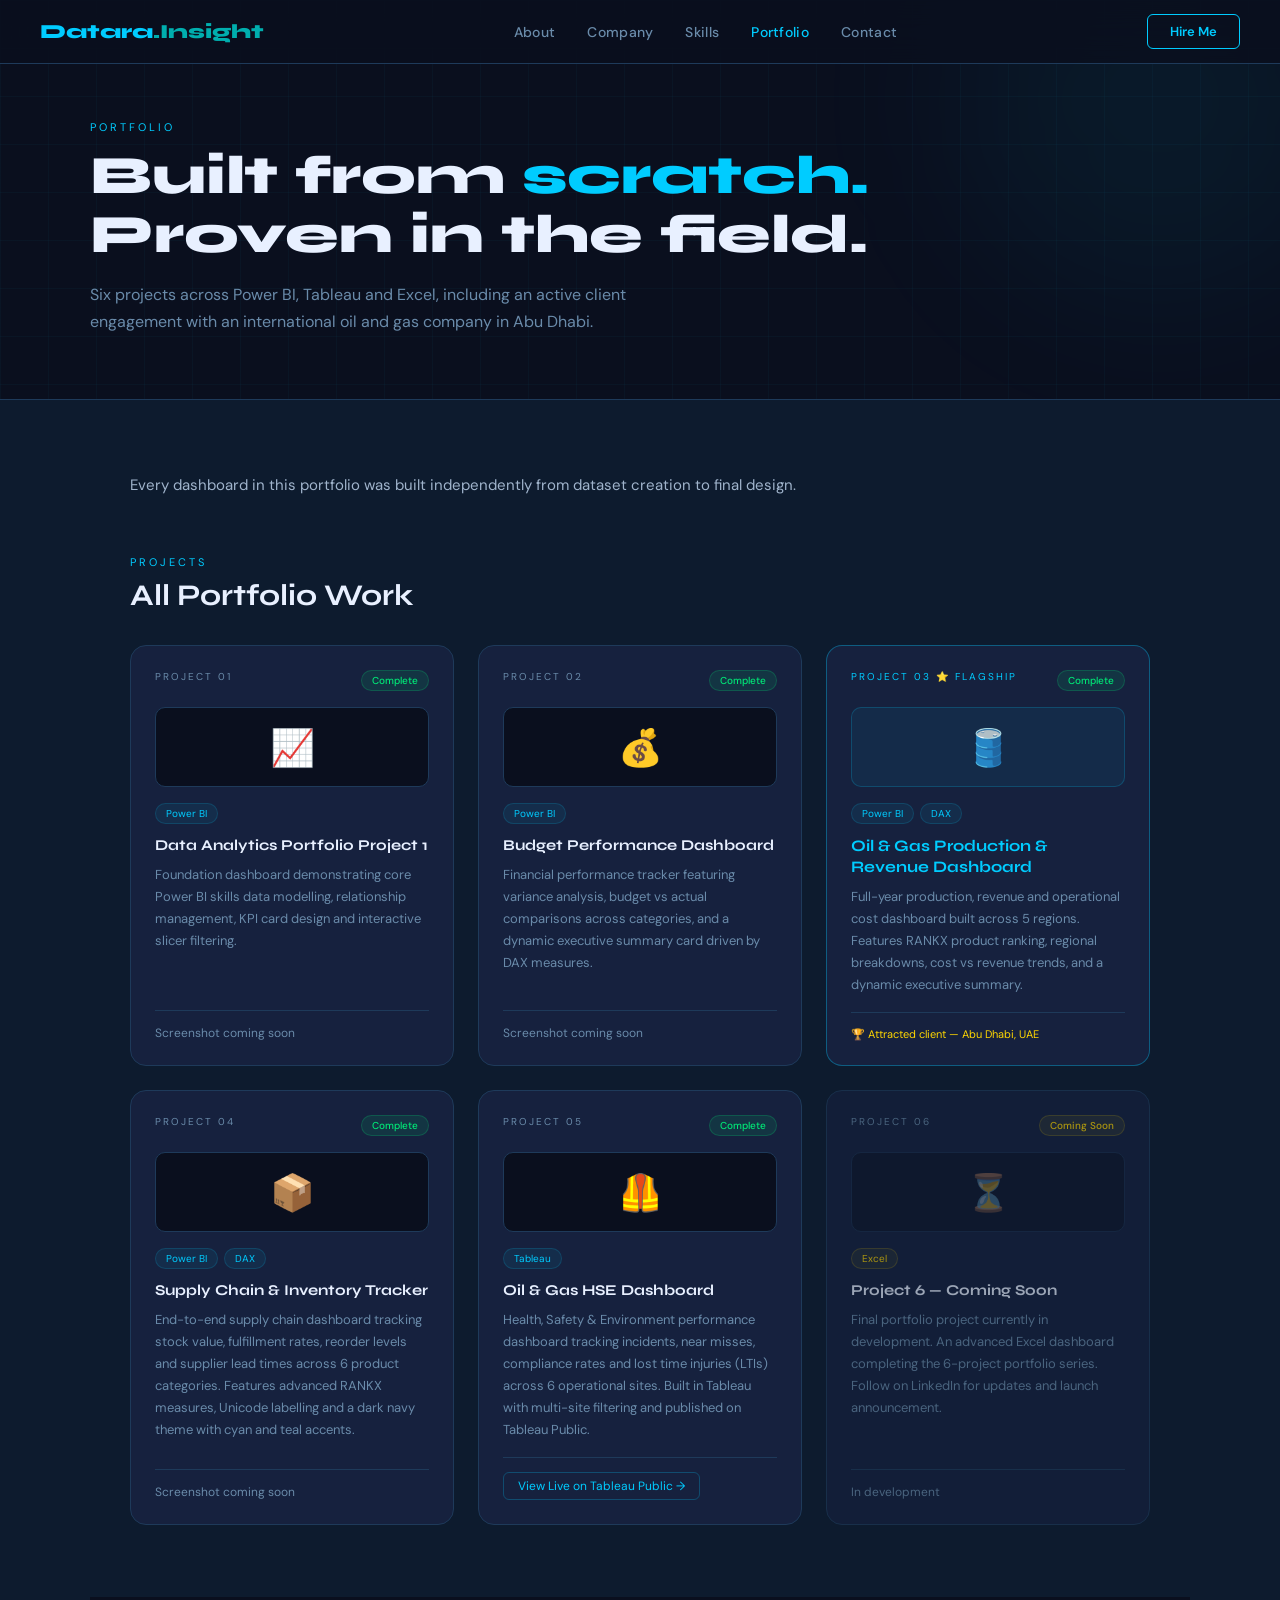
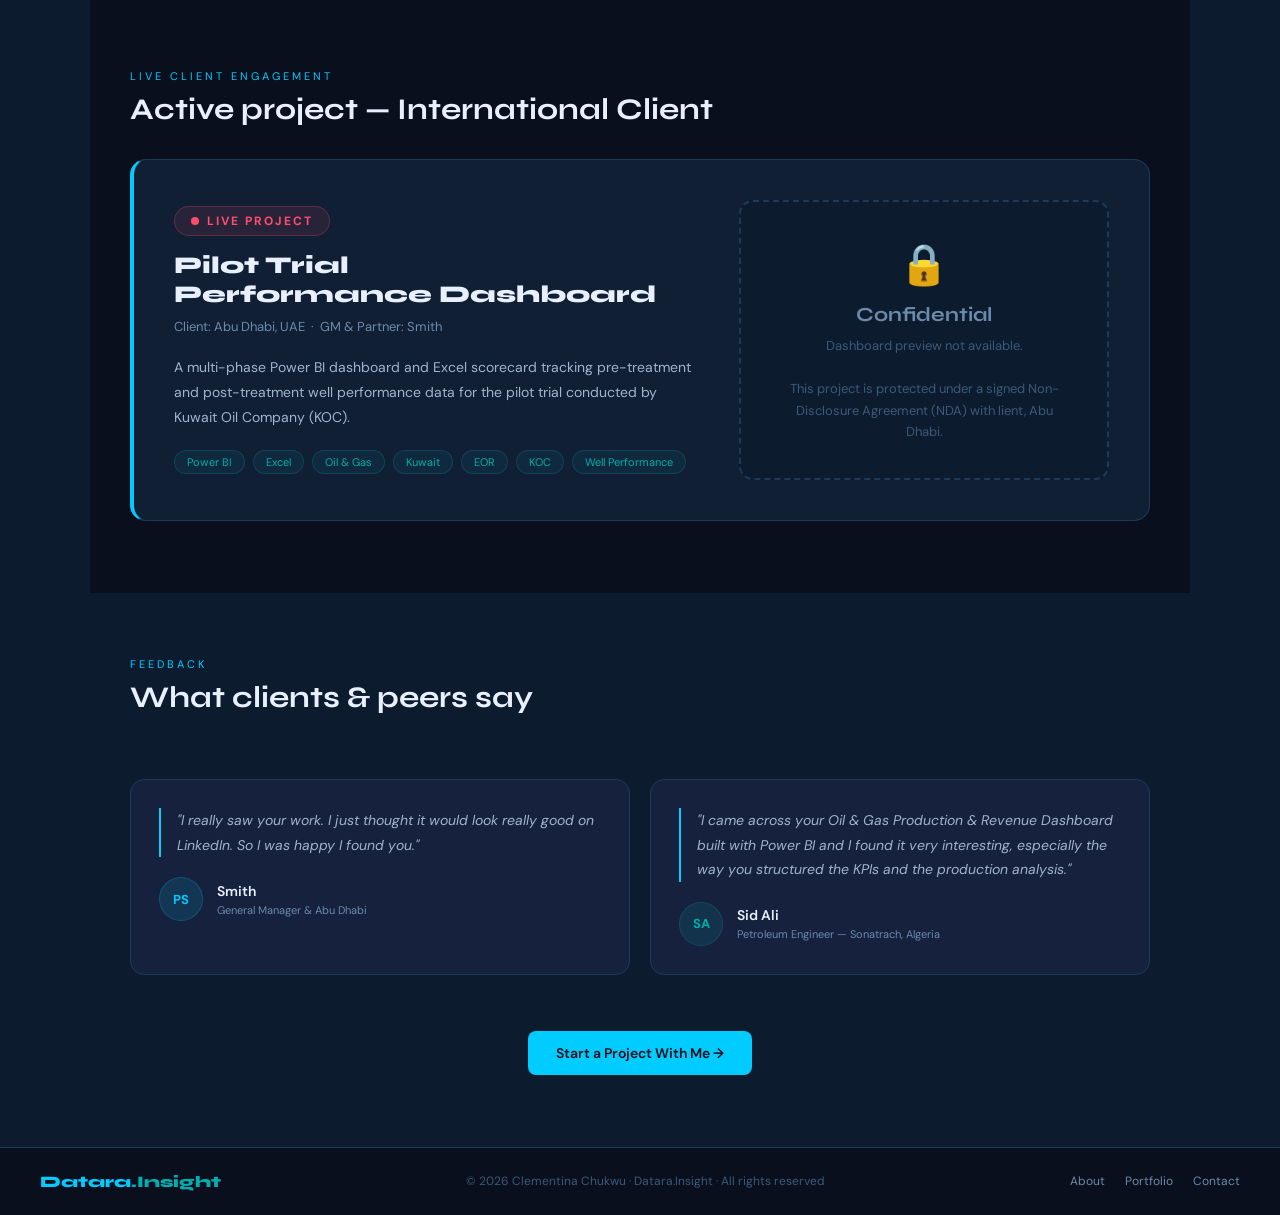
<file: portfolio.html>
<!DOCTYPE html>
<html lang="en">
<head>
<meta charset="UTF-8">
<meta name="viewport" content="width=device-width, initial-scale=1.0">
<title>Portfolio — Clementina Chukwu · Datara.Insight</title>
<link rel="preconnect" href="https://fonts.googleapis.com">
<link rel="preconnect" href="https://fonts.gstatic.com" crossorigin>
<link href="https://fonts.googleapis.com/css2?family=Syne:wght@400;600;700;800&family=DM+Sans:ital,wght@0,300;0,400;0,500;0,600;1,400&display=swap" rel="stylesheet">
<link rel="stylesheet" href="shared.css">
<style>
.portfolio-intro {
  font-size: 15px;
  color: #A0B4CC;
  max-width: 700px;
  line-height: 1.8;
  margin-bottom: 56px;
}

/* Project grid */
.projects-grid {
  display: grid;
  grid-template-columns: repeat(3, 1fr);
  gap: 24px;
  margin-bottom: 72px;
}

.proj-card {
  background: var(--card);
  border: 1px solid var(--border);
  border-radius: 16px;
  padding: 24px;
  position: relative;
  transition: border-color 0.2s, transform 0.2s;
  display: flex;
  flex-direction: column;
}
.proj-card:hover { border-color: rgba(0,204,255,0.2); transform: translateY(-4px); }
.proj-card.featured { border-color: rgba(0,204,255,0.35); }
.proj-card.featured:hover { border-color: rgba(0,204,255,0.6); }

.proj-top {
  display: flex;
  justify-content: space-between;
  align-items: flex-start;
  margin-bottom: 16px;
}

.proj-num {
  font-size: 10px;
  letter-spacing: 2px;
  text-transform: uppercase;
  color: var(--muted);
}
.proj-card.featured .proj-num { color: var(--cyan); }

.proj-status {
  font-size: 10px;
  padding: 3px 10px;
  border-radius: 20px;
  font-weight: 500;
}
.s-complete { background: rgba(0,230,118,0.1); color: var(--green); border: 1px solid rgba(0,230,118,0.2); }
.s-soon { background: rgba(255,213,0,0.08); color: var(--gold); border: 1px solid rgba(255,213,0,0.2); }

.proj-icon-area {
  background: var(--bg2);
  border-radius: 10px;
  height: 80px;
  display: flex;
  align-items: center;
  justify-content: center;
  font-size: 36px;
  margin-bottom: 16px;
  border: 1px solid var(--border);
}
.proj-card.featured .proj-icon-area { background: rgba(0,204,255,0.06); border-color: rgba(0,204,255,0.2); }

.proj-tools { display: flex; flex-wrap: wrap; gap: 6px; margin-bottom: 12px; }
.proj-tool {
  font-size: 10px;
  padding: 3px 10px;
  border-radius: 20px;
  background: rgba(0,204,255,0.07);
  color: var(--cyan);
  border: 1px solid rgba(0,204,255,0.15);
}

.proj-title {
  font-family: var(--font-head);
  font-size: 15px;
  font-weight: 700;
  margin-bottom: 8px;
  line-height: 1.3;
}
.proj-card.featured .proj-title { color: var(--cyan); font-size: 16px; }

.proj-desc {
  font-size: 13px;
  color: var(--muted);
  line-height: 1.7;
  flex: 1;
  margin-bottom: 16px;
}

.proj-footer {
  margin-top: auto;
  padding-top: 14px;
  border-top: 1px solid var(--border);
  display: flex;
  gap: 10px;
  flex-wrap: wrap;
  align-items: center;
}

.proj-link {
  font-size: 12px;
  color: var(--cyan);
  text-decoration: none;
  border: 1px solid rgba(0,204,255,0.25);
  padding: 5px 14px;
  border-radius: 6px;
  transition: background 0.2s;
  display: inline-block;
}
.proj-link:hover { background: rgba(0,204,255,0.08); }

.proj-highlight {
  font-size: 11px;
  color: var(--gold);
  display: flex;
  align-items: center;
  gap: 5px;
}

/* Live Client Section */
.live-section {
  background: var(--bg2);
  border-radius: 0;
  padding: 72px 0;
  margin: 0 -40px;
  padding-left: 40px;
  padding-right: 40px;
}

.live-card {
  background: var(--card2);
  border: 1px solid var(--border);
  border-left: 4px solid var(--cyan);
  border-radius: 16px;
  padding: 40px;
  display: grid;
  grid-template-columns: 1.4fr 1fr;
  gap: 48px;
  align-items: center;
}

.live-badge-large {
  display: inline-flex;
  align-items: center;
  gap: 8px;
  background: rgba(255,77,109,0.1);
  border: 1px solid rgba(255,77,109,0.25);
  color: var(--red);
  font-size: 12px;
  font-weight: 700;
  padding: 6px 16px;
  border-radius: 20px;
  letter-spacing: 2px;
  margin-bottom: 16px;
}
.live-dot-large {
  width: 8px; height: 8px;
  border-radius: 50%;
  background: var(--red);
  animation: pulseAnim 1s infinite;
}

@keyframes pulseAnim {
  0%,100% { opacity:1; transform:scale(1); }
  50% { opacity:0.3; transform:scale(0.65); }
}

.live-title {
  font-family: var(--font-head);
  font-weight: 800;
  font-size: 24px;
  color: var(--text);
  margin-bottom: 8px;
  line-height: 1.2;
}
.live-client { font-size: 13px; color: var(--muted); margin-bottom: 20px; }
.live-desc { font-size: 14px; color: #A0B4CC; line-height: 1.8; margin-bottom: 20px; }
.live-tags { display: flex; flex-wrap: wrap; gap: 8px; }
.live-tag {
  font-size: 11px;
  padding: 4px 12px;
  background: rgba(0,174,174,0.08);
  color: var(--teal);
  border: 1px solid rgba(0,174,174,0.2);
  border-radius: 20px;
}

.conf-box {
  background: var(--bg);
  border: 2px dashed var(--border);
  border-radius: 14px;
  padding: 36px;
  text-align: center;
}
.conf-icon { font-size: 40px; margin-bottom: 12px; }
.conf-title { font-family: var(--font-head); font-weight: 700; font-size: 20px; color: var(--muted); margin-bottom: 8px; }
.conf-sub { font-size: 13px; color: #3A5A7A; line-height: 1.65; }

/* Testimonials on portfolio page */
.testimonials-row {
  display: grid;
  grid-template-columns: 1fr 1fr;
  gap: 20px;
  margin-top: 64px;
}

.tcard {
  background: var(--card);
  border: 1px solid var(--border);
  border-radius: 14px;
  padding: 28px;
}
.tquote {
  font-size: 14px;
  color: #A0B4CC;
  line-height: 1.75;
  font-style: italic;
  border-left: 2px solid var(--cyan);
  padding-left: 16px;
  margin-bottom: 20px;
}
.tperson { display: flex; align-items: center; gap: 14px; }
.tavatar {
  width: 44px; height: 44px;
  border-radius: 50%;
  display: flex; align-items: center; justify-content: center;
  font-size: 13px; font-weight: 700;
  flex-shrink: 0;
}
.av-ps { background: rgba(0,204,255,0.12); color: var(--cyan); border: 1px solid rgba(0,204,255,0.2); }
.av-sa { background: rgba(0,174,174,0.12); color: var(--teal); border: 1px solid rgba(0,174,174,0.2); }
.tname { font-size: 14px; font-weight: 600; margin-bottom: 3px; }
.trole { font-size: 11px; color: var(--muted); }

@media (max-width: 768px) {
  .projects-grid { grid-template-columns: 1fr; }
  .live-card { grid-template-columns: 1fr; }
  .live-section { margin: 0 -20px; padding-left: 20px; padding-right: 20px; }
  .testimonials-row { grid-template-columns: 1fr; }
}
</style>
</head>
<body>

<nav>
  <a href="index.html" class="nav-logo"><span class="c">Datara</span><span class="t">.Insight</span></a>
  <ul class="nav-links">
    <li><a href="about.html">About</a></li>
    <li><a href="company.html">Company</a></li>
    <li><a href="skills.html">Skills</a></li>
    <li><a href="portfolio.html" class="active">Portfolio</a></li>
    <li><a href="contact.html">Contact</a></li>
  </ul>
  <a href="contact.html" class="btn-hire">Hire Me</a>
</nav>

<header class="page-header">
  <div class="page-header-bg"></div>
  <div class="page-header-orb" style="width:400px;height:400px;background:rgba(0,204,255,0.05);top:-100px;right:-80px;filter:blur(80px);"></div>
  <div class="page-header-content">
    <p class="page-eyebrow">Portfolio</p>
    <h1 class="page-title">Built from <span class="cyan">scratch.</span><br>Proven in the field.</h1>
    <p class="page-subtitle">Six projects across Power BI, Tableau and Excel, including an active client engagement with an international oil and gas company in Abu Dhabi.</p>
  </div>
</header>

<main class="page-body">

  <p class="portfolio-intro reveal">Every dashboard in this portfolio was built independently from dataset creation to final design.</p>

  <!-- Projects Grid -->
  <p class="section-eyebrow reveal">Projects</p>
  <h2 class="section-heading reveal">All Portfolio Work</h2>

  <div class="projects-grid">

    <div class="proj-card reveal">
      <div class="proj-top">
        <div class="proj-num">Project 01</div>
        <div class="proj-status s-complete">Complete</div>
      </div>
      <div class="proj-icon-area">📈</div>
      <div class="proj-tools"><span class="proj-tool">Power BI</span></div>
      <div class="proj-title">Data Analytics Portfolio Project 1</div>
      <div class="proj-desc">Foundation dashboard demonstrating core Power BI skills data modelling, relationship management, KPI card design and interactive slicer filtering.</div>
      <div class="proj-footer">
        <span style="font-size:12px;color:var(--muted);">Screenshot coming soon</span>
      </div>
    </div>

    <div class="proj-card reveal">
      <div class="proj-top">
        <div class="proj-num">Project 02</div>
        <div class="proj-status s-complete">Complete</div>
      </div>
      <div class="proj-icon-area">💰</div>
      <div class="proj-tools"><span class="proj-tool">Power BI</span></div>
      <div class="proj-title">Budget Performance Dashboard</div>
      <div class="proj-desc">Financial performance tracker featuring variance analysis, budget vs actual comparisons across categories, and a dynamic executive summary card driven by DAX measures.</div>
      <div class="proj-footer">
        <span style="font-size:12px;color:var(--muted);">Screenshot coming soon</span>
      </div>
    </div>

    <div class="proj-card featured reveal">
      <div class="proj-top">
        <div class="proj-num">Project 03 ⭐ Flagship</div>
        <div class="proj-status s-complete">Complete</div>
      </div>
      <div class="proj-icon-area">🛢️</div>
      <div class="proj-tools">
        <span class="proj-tool">Power BI</span>
        <span class="proj-tool">DAX</span>
      </div>
      <div class="proj-title">Oil &amp; Gas Production &amp; Revenue Dashboard</div>
      <div class="proj-desc">Full-year production, revenue and operational cost dashboard built across 5 regions. Features RANKX product ranking, regional breakdowns, cost vs revenue trends, and a dynamic executive summary.</div>
      <div class="proj-footer">
        <div class="proj-highlight">🏆 Attracted client — Abu Dhabi, UAE</div>
      </div>
    </div>

    <div class="proj-card reveal">
      <div class="proj-top">
        <div class="proj-num">Project 04</div>
        <div class="proj-status s-complete">Complete</div>
      </div>
      <div class="proj-icon-area">📦</div>
      <div class="proj-tools">
        <span class="proj-tool">Power BI</span>
        <span class="proj-tool">DAX</span>
      </div>
      <div class="proj-title">Supply Chain &amp; Inventory Tracker</div>
      <div class="proj-desc">End-to-end supply chain dashboard tracking stock value, fulfillment rates, reorder levels and supplier lead times across 6 product categories. Features advanced RANKX measures, Unicode labelling and a dark navy theme with cyan and teal accents.</div>
      <div class="proj-footer">
        <span style="font-size:12px;color:var(--muted);">Screenshot coming soon</span>
      </div>
    </div>

    <div class="proj-card reveal">
      <div class="proj-top">
        <div class="proj-num">Project 05</div>
        <div class="proj-status s-complete">Complete</div>
      </div>
      <div class="proj-icon-area">🦺</div>
      <div class="proj-tools"><span class="proj-tool">Tableau</span></div>
      <div class="proj-title">Oil &amp; Gas HSE Dashboard</div>
      <div class="proj-desc">Health, Safety &amp; Environment performance dashboard tracking incidents, near misses, compliance rates and lost time injuries (LTIs) across 6 operational sites. Built in Tableau with multi-site filtering and published on Tableau Public.</div>
      <div class="proj-footer">
        <a href="https://public.tableau.com/app/profile/clementina.chukwu/viz/OilGasHSEDashboardFY2023ClementinaChukwu/Dashboard1" target="_blank" class="proj-link">View Live on Tableau Public →</a>
      </div>
    </div>

    <div class="proj-card reveal" style="opacity:0.65">
      <div class="proj-top">
        <div class="proj-num">Project 06</div>
        <div class="proj-status s-soon">Coming Soon</div>
      </div>
      <div class="proj-icon-area" style="opacity:0.5">⏳</div>
      <div class="proj-tools"><span class="proj-tool" style="background:rgba(255,213,0,0.06);color:var(--gold);border-color:rgba(255,213,0,0.2);">Excel</span></div>
      <div class="proj-title">Project 6 — Coming Soon</div>
      <div class="proj-desc">Final portfolio project currently in development. An advanced Excel dashboard completing the 6-project portfolio series. Follow on LinkedIn for updates and launch announcement.</div>
      <div class="proj-footer">
        <span style="font-size:12px;color:var(--muted);">In development</span>
      </div>
    </div>

  </div>

  <!-- Live Client Section -->
  <div id="live" style="scroll-margin-top:80px">
    <div class="live-section">
      <p class="section-eyebrow reveal">Live Client Engagement</p>
      <h2 class="section-heading reveal">Active project — International Client</h2>
      <div class="live-card reveal">
        <div>
          <div class="live-badge-large"><span class="live-dot-large"></span>LIVE PROJECT</div>
          <div class="live-title">Pilot Trial<br>Performance Dashboard</div>
          <div class="live-client">Client: Abu Dhabi, UAE &nbsp;·&nbsp; GM &amp; Partner: Smith</div>
          <div class="live-desc">A multi-phase Power BI dashboard and Excel scorecard tracking pre-treatment and post-treatment well performance data for the pilot trial conducted by Kuwait Oil Company (KOC).</div>
          <div class="live-tags">
            <span class="live-tag">Power BI</span>
            <span class="live-tag">Excel</span>
            <span class="live-tag">Oil &amp; Gas</span>
            <span class="live-tag">Kuwait</span>
            <span class="live-tag">EOR</span>
            <span class="live-tag">KOC</span>
            <span class="live-tag">Well Performance</span>
          </div>
        </div>
        <div>
          <div class="conf-box">
            <div class="conf-icon">🔒</div>
            <div class="conf-title">Confidential</div>
            <div class="conf-sub">Dashboard preview not available.<br><br>This project is protected under a signed Non-Disclosure Agreement (NDA) with lient, Abu Dhabi.</div>
          </div>
        </div>
      </div>
    </div>
  </div>

  <!-- Testimonials -->
  <p class="section-eyebrow reveal" style="margin-top:64px">Feedback</p>
  <h2 class="section-heading reveal">What clients &amp; peers say</h2>
  <div class="testimonials-row">
    <div class="tcard reveal">
      <div class="tquote">"I really saw your work. I just thought it would look really good on LinkedIn. So I was happy I found you."</div>
      <div class="tperson">
        <div class="tavatar av-ps">PS</div>
        <div>
          <div class="tname">Smith</div>
          <div class="trole">General Manager &amp; Abu Dhabi</div>
        </div>
      </div>
    </div>
    <div class="tcard reveal">
      <div class="tquote">"I came across your Oil &amp; Gas Production &amp; Revenue Dashboard built with Power BI and I found it very interesting, especially the way you structured the KPIs and the production analysis."</div>
      <div class="tperson">
        <div class="tavatar av-sa">SA</div>
        <div>
          <div class="tname">Sid Ali</div>
          <div class="trole">Petroleum Engineer — Sonatrach, Algeria</div>
        </div>
      </div>
    </div>
  </div>

  <div style="text-align:center;margin-top:56px" class="reveal">
    <a href="contact.html" class="btn-primary">Start a Project With Me →</a>
  </div>

</main>

<footer>
  <a href="index.html" class="foot-logo"><span class="c">Datara</span><span class="t">.Insight</span></a>
  <p class="foot-copy">© 2026 Clementina Chukwu · Datara.Insight · All rights reserved</p>
  <div class="foot-links">
    <a href="about.html">About</a>
    <a href="portfolio.html">Portfolio</a>
    <a href="contact.html">Contact</a>
  </div>
</footer>

<script>
  const observer = new IntersectionObserver((entries) => {
    entries.forEach(e => { if(e.isIntersecting) e.target.classList.add('visible'); });
  }, { threshold: 0.1 });
  document.querySelectorAll('.reveal').forEach(el => observer.observe(el));
</script>
</body>
</html>
</file>
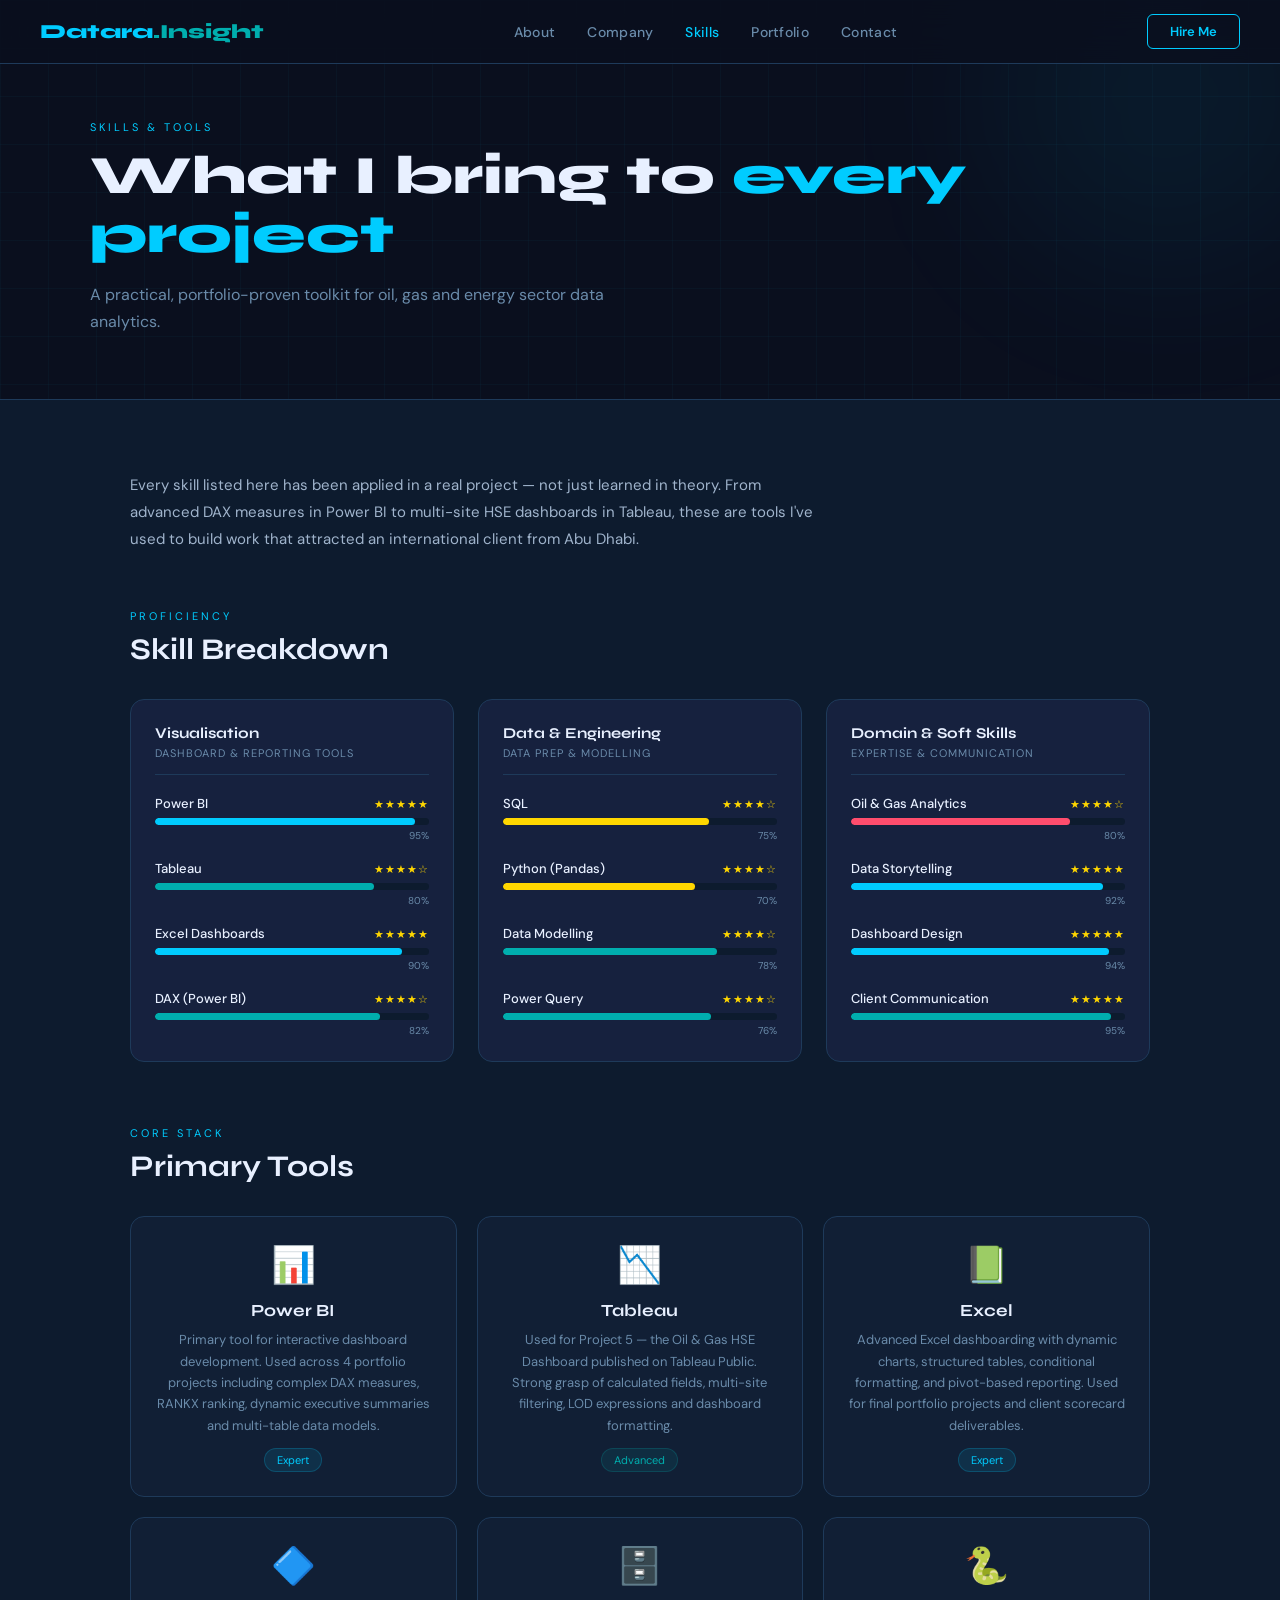
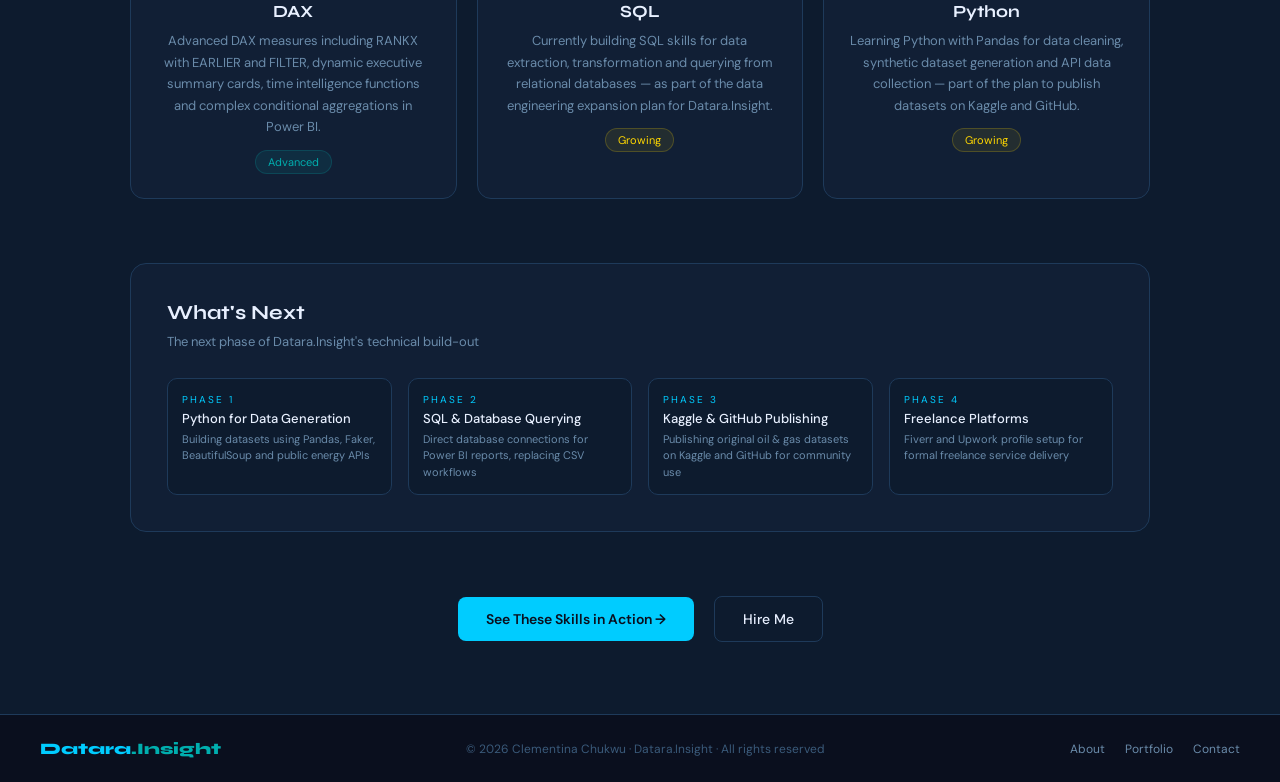
<file: skills.html>
<!DOCTYPE html>
<html lang="en">
<head>
<meta charset="UTF-8">
<meta name="viewport" content="width=device-width, initial-scale=1.0">
<title>Skills & Tools — Clementina Chukwu · Datara.Insight</title>
<link rel="preconnect" href="https://fonts.googleapis.com">
<link rel="preconnect" href="https://fonts.gstatic.com" crossorigin>
<link href="https://fonts.googleapis.com/css2?family=Syne:wght@400;600;700;800&family=DM+Sans:ital,wght@0,300;0,400;0,500;0,600;1,400&display=swap" rel="stylesheet">
<link rel="stylesheet" href="shared.css">
<style>
.skills-intro {
  font-size: 15px;
  color: #A0B4CC;
  max-width: 700px;
  line-height: 1.8;
  margin-bottom: 56px;
}

/* Skills grid */
.skills-cols {
  display: grid;
  grid-template-columns: repeat(3, 1fr);
  gap: 24px;
  margin-bottom: 64px;
}

.skill-col {
  background: var(--card);
  border: 1px solid var(--border);
  border-radius: 14px;
  padding: 24px;
}

.skill-col-head {
  font-family: var(--font-head);
  font-size: 15px;
  font-weight: 700;
  margin-bottom: 4px;
}

.skill-col-sub {
  font-size: 11px;
  color: var(--muted);
  text-transform: uppercase;
  letter-spacing: 1px;
  margin-bottom: 20px;
  padding-bottom: 14px;
  border-bottom: 1px solid var(--border);
}

.skill-item {
  margin-bottom: 18px;
}
.skill-item:last-child { margin-bottom: 0; }

.skill-meta {
  display: flex;
  justify-content: space-between;
  align-items: center;
  margin-bottom: 6px;
}

.skill-name { font-size: 13px; font-weight: 500; color: var(--text); }
.skill-stars { font-size: 11px; color: var(--gold); letter-spacing: 1px; }

.skill-track {
  height: 7px;
  background: var(--bg);
  border-radius: 4px;
  overflow: hidden;
}

.skill-fill {
  height: 100%;
  border-radius: 4px;
  width: 0;
  transition: width 1.2s cubic-bezier(0.4, 0, 0.2, 1);
}

.skill-percent {
  font-size: 10px;
  color: var(--muted);
  margin-top: 4px;
  text-align: right;
}

/* Tool showcase */
.tool-showcase {
  display: grid;
  grid-template-columns: repeat(3, 1fr);
  gap: 20px;
  margin-bottom: 64px;
}

.tool-card {
  background: var(--card2);
  border: 1px solid var(--border);
  border-radius: 14px;
  padding: 24px;
  text-align: center;
  transition: border-color 0.2s, transform 0.2s;
}
.tool-card:hover { border-color: rgba(0,204,255,0.25); transform: translateY(-4px); }

.tool-icon { font-size: 36px; margin-bottom: 12px; }
.tool-name { font-family: var(--font-head); font-size: 17px; font-weight: 700; margin-bottom: 8px; }
.tool-desc { font-size: 13px; color: var(--muted); line-height: 1.65; margin-bottom: 12px; }
.tool-level {
  display: inline-block;
  font-size: 11px;
  padding: 4px 12px;
  border-radius: 20px;
}
.level-expert { background: rgba(0,204,255,0.1); color: var(--cyan); border: 1px solid rgba(0,204,255,0.2); }
.level-advanced { background: rgba(0,174,174,0.1); color: var(--teal); border: 1px solid rgba(0,174,174,0.2); }
.level-growing { background: rgba(255,213,0,0.08); color: var(--gold); border: 1px solid rgba(255,213,0,0.2); }

/* Learning roadmap */
.roadmap {
  background: var(--card2);
  border: 1px solid var(--border);
  border-radius: 16px;
  padding: 36px;
  margin-bottom: 64px;
}
.roadmap-title { font-family: var(--font-head); font-size: 20px; font-weight: 700; margin-bottom: 8px; }
.roadmap-sub { font-size: 13px; color: var(--muted); margin-bottom: 28px; }
.roadmap-grid { display: grid; grid-template-columns: repeat(4, 1fr); gap: 16px; }
.roadmap-item { background: var(--bg); border: 1px solid var(--border); border-radius: 10px; padding: 14px; }
.roadmap-step { font-size: 10px; text-transform: uppercase; letter-spacing: 2px; color: var(--cyan); margin-bottom: 4px; }
.roadmap-name { font-size: 13px; font-weight: 500; color: var(--text); margin-bottom: 4px; }
.roadmap-desc { font-size: 11px; color: var(--muted); line-height: 1.5; }

@media (max-width: 768px) {
  .skills-cols { grid-template-columns: 1fr; }
  .tool-showcase { grid-template-columns: 1fr; }
  .roadmap-grid { grid-template-columns: repeat(2, 1fr); }
}
</style>
</head>
<body>

<nav>
  <a href="index.html" class="nav-logo"><span class="c">Datara</span><span class="t">.Insight</span></a>
  <ul class="nav-links">
    <li><a href="about.html">About</a></li>
    <li><a href="company.html">Company</a></li>
    <li><a href="skills.html" class="active">Skills</a></li>
    <li><a href="portfolio.html">Portfolio</a></li>
    <li><a href="contact.html">Contact</a></li>
  </ul>
  <a href="contact.html" class="btn-hire">Hire Me</a>
</nav>

<header class="page-header">
  <div class="page-header-bg"></div>
  <div class="page-header-orb" style="width:350px;height:350px;background:rgba(0,204,255,0.06);top:-80px;right:-60px;filter:blur(80px);"></div>
  <div class="page-header-content">
    <p class="page-eyebrow">Skills &amp; Tools</p>
    <h1 class="page-title">What I bring to <span class="cyan">every project</span></h1>
    <p class="page-subtitle">A practical, portfolio-proven toolkit for oil, gas and energy sector data analytics.</p>
  </div>
</header>

<main class="page-body">

  <p class="skills-intro reveal">Every skill listed here has been applied in a real project — not just learned in theory. From advanced DAX measures in Power BI to multi-site HSE dashboards in Tableau, these are tools I've used to build work that attracted an international client from Abu Dhabi.</p>

  <!-- Skills columns -->
  <p class="section-eyebrow reveal">Proficiency</p>
  <h2 class="section-heading reveal">Skill Breakdown</h2>

  <div class="skills-cols">
    <div class="skill-col reveal" data-animate>
      <div class="skill-col-head">Visualisation</div>
      <div class="skill-col-sub">Dashboard & Reporting Tools</div>

      <div class="skill-item">
        <div class="skill-meta"><span class="skill-name">Power BI</span><span class="skill-stars">★★★★★</span></div>
        <div class="skill-track"><div class="skill-fill" style="background:var(--cyan)" data-width="95"></div></div>
        <div class="skill-percent">95%</div>
      </div>
      <div class="skill-item">
        <div class="skill-meta"><span class="skill-name">Tableau</span><span class="skill-stars">★★★★☆</span></div>
        <div class="skill-track"><div class="skill-fill" style="background:var(--teal)" data-width="80"></div></div>
        <div class="skill-percent">80%</div>
      </div>
      <div class="skill-item">
        <div class="skill-meta"><span class="skill-name">Excel Dashboards</span><span class="skill-stars">★★★★★</span></div>
        <div class="skill-track"><div class="skill-fill" style="background:var(--cyan)" data-width="90"></div></div>
        <div class="skill-percent">90%</div>
      </div>
      <div class="skill-item">
        <div class="skill-meta"><span class="skill-name">DAX (Power BI)</span><span class="skill-stars">★★★★☆</span></div>
        <div class="skill-track"><div class="skill-fill" style="background:var(--teal)" data-width="82"></div></div>
        <div class="skill-percent">82%</div>
      </div>
    </div>

    <div class="skill-col reveal" data-animate>
      <div class="skill-col-head">Data &amp; Engineering</div>
      <div class="skill-col-sub">Data Prep & Modelling</div>

      <div class="skill-item">
        <div class="skill-meta"><span class="skill-name">SQL</span><span class="skill-stars">★★★★☆</span></div>
        <div class="skill-track"><div class="skill-fill" style="background:var(--gold)" data-width="75"></div></div>
        <div class="skill-percent">75%</div>
      </div>
      <div class="skill-item">
        <div class="skill-meta"><span class="skill-name">Python (Pandas)</span><span class="skill-stars">★★★★☆</span></div>
        <div class="skill-track"><div class="skill-fill" style="background:var(--gold)" data-width="70"></div></div>
        <div class="skill-percent">70%</div>
      </div>
      <div class="skill-item">
        <div class="skill-meta"><span class="skill-name">Data Modelling</span><span class="skill-stars">★★★★☆</span></div>
        <div class="skill-track"><div class="skill-fill" style="background:var(--teal)" data-width="78"></div></div>
        <div class="skill-percent">78%</div>
      </div>
      <div class="skill-item">
        <div class="skill-meta"><span class="skill-name">Power Query</span><span class="skill-stars">★★★★☆</span></div>
        <div class="skill-track"><div class="skill-fill" style="background:var(--teal)" data-width="76"></div></div>
        <div class="skill-percent">76%</div>
      </div>
    </div>

    <div class="skill-col reveal" data-animate>
      <div class="skill-col-head">Domain &amp; Soft Skills</div>
      <div class="skill-col-sub">Expertise & Communication</div>

      <div class="skill-item">
        <div class="skill-meta"><span class="skill-name">Oil &amp; Gas Analytics</span><span class="skill-stars">★★★★☆</span></div>
        <div class="skill-track"><div class="skill-fill" style="background:var(--red)" data-width="80"></div></div>
        <div class="skill-percent">80%</div>
      </div>
      <div class="skill-item">
        <div class="skill-meta"><span class="skill-name">Data Storytelling</span><span class="skill-stars">★★★★★</span></div>
        <div class="skill-track"><div class="skill-fill" style="background:var(--cyan)" data-width="92"></div></div>
        <div class="skill-percent">92%</div>
      </div>
      <div class="skill-item">
        <div class="skill-meta"><span class="skill-name">Dashboard Design</span><span class="skill-stars">★★★★★</span></div>
        <div class="skill-track"><div class="skill-fill" style="background:var(--cyan)" data-width="94"></div></div>
        <div class="skill-percent">94%</div>
      </div>
      <div class="skill-item">
        <div class="skill-meta"><span class="skill-name">Client Communication</span><span class="skill-stars">★★★★★</span></div>
        <div class="skill-track"><div class="skill-fill" style="background:var(--teal)" data-width="95"></div></div>
        <div class="skill-percent">95%</div>
      </div>
    </div>
  </div>

  <!-- Tool Showcase -->
  <p class="section-eyebrow reveal">Core Stack</p>
  <h2 class="section-heading reveal">Primary Tools</h2>
  <div class="tool-showcase">
    <div class="tool-card reveal">
      <div class="tool-icon">📊</div>
      <div class="tool-name">Power BI</div>
      <div class="tool-desc">Primary tool for interactive dashboard development. Used across 4 portfolio projects including complex DAX measures, RANKX ranking, dynamic executive summaries and multi-table data models.</div>
      <span class="tool-level level-expert">Expert</span>
    </div>
    <div class="tool-card reveal">
      <div class="tool-icon">📉</div>
      <div class="tool-name">Tableau</div>
      <div class="tool-desc">Used for Project 5 — the Oil &amp; Gas HSE Dashboard published on Tableau Public. Strong grasp of calculated fields, multi-site filtering, LOD expressions and dashboard formatting.</div>
      <span class="tool-level level-advanced">Advanced</span>
    </div>
    <div class="tool-card reveal">
      <div class="tool-icon">📗</div>
      <div class="tool-name">Excel</div>
      <div class="tool-desc">Advanced Excel dashboarding with dynamic charts, structured tables, conditional formatting, and pivot-based reporting. Used for final portfolio projects and client scorecard deliverables.</div>
      <span class="tool-level level-expert">Expert</span>
    </div>
    <div class="tool-card reveal">
      <div class="tool-icon">🔷</div>
      <div class="tool-name">DAX</div>
      <div class="tool-desc">Advanced DAX measures including RANKX with EARLIER and FILTER, dynamic executive summary cards, time intelligence functions and complex conditional aggregations in Power BI.</div>
      <span class="tool-level level-advanced">Advanced</span>
    </div>
    <div class="tool-card reveal">
      <div class="tool-icon">🗄️</div>
      <div class="tool-name">SQL</div>
      <div class="tool-desc">Currently building SQL skills for data extraction, transformation and querying from relational databases — as part of the data engineering expansion plan for Datara.Insight.</div>
      <span class="tool-level level-growing">Growing</span>
    </div>
    <div class="tool-card reveal">
      <div class="tool-icon">🐍</div>
      <div class="tool-name">Python</div>
      <div class="tool-desc">Learning Python with Pandas for data cleaning, synthetic dataset generation and API data collection — part of the plan to publish datasets on Kaggle and GitHub.</div>
      <span class="tool-level level-growing">Growing</span>
    </div>
  </div>

  <!-- Learning Roadmap -->
  <div class="roadmap reveal">
    <div class="roadmap-title">What's Next</div>
    <div class="roadmap-sub">The next phase of Datara.Insight's technical build-out</div>
    <div class="roadmap-grid">
      <div class="roadmap-item">
        <div class="roadmap-step">Phase 1</div>
        <div class="roadmap-name">Python for Data Generation</div>
        <div class="roadmap-desc">Building datasets using Pandas, Faker, BeautifulSoup and public energy APIs</div>
      </div>
      <div class="roadmap-item">
        <div class="roadmap-step">Phase 2</div>
        <div class="roadmap-name">SQL & Database Querying</div>
        <div class="roadmap-desc">Direct database connections for Power BI reports, replacing CSV workflows</div>
      </div>
      <div class="roadmap-item">
        <div class="roadmap-step">Phase 3</div>
        <div class="roadmap-name">Kaggle & GitHub Publishing</div>
        <div class="roadmap-desc">Publishing original oil &amp; gas datasets on Kaggle and GitHub for community use</div>
      </div>
      <div class="roadmap-item">
        <div class="roadmap-step">Phase 4</div>
        <div class="roadmap-name">Freelance Platforms</div>
        <div class="roadmap-desc">Fiverr and Upwork profile setup for formal freelance service delivery</div>
      </div>
    </div>
  </div>

  <div style="text-align:center" class="reveal">
    <a href="portfolio.html" class="btn-primary" style="margin-right:16px">See These Skills in Action →</a>
    <a href="contact.html" class="btn-secondary">Hire Me</a>
  </div>

</main>

<footer>
  <a href="index.html" class="foot-logo"><span class="c">Datara</span><span class="t">.Insight</span></a>
  <p class="foot-copy">© 2026 Clementina Chukwu · Datara.Insight · All rights reserved</p>
  <div class="foot-links">
    <a href="about.html">About</a>
    <a href="portfolio.html">Portfolio</a>
    <a href="contact.html">Contact</a>
  </div>
</footer>

<script>
  const reveals = document.querySelectorAll('.reveal');
  const fills = document.querySelectorAll('.skill-fill');

  const observer = new IntersectionObserver((entries) => {
    entries.forEach(e => {
      if(e.isIntersecting) {
        e.target.classList.add('visible');
        // Animate bars inside this element
        e.target.querySelectorAll('.skill-fill').forEach(bar => {
          bar.style.width = bar.dataset.width + '%';
        });
      }
    });
  }, { threshold: 0.1 });

  reveals.forEach(el => observer.observe(el));
</script>
</body>
</html>
</file>
<file: shared.css>
/* shared.css — Common styles for all Datara.Insight pages */
*, *::before, *::after { box-sizing: border-box; margin: 0; padding: 0; }

:root {
  --bg: #0D1B2E;
  --bg2: #0A0F1E;
  --card: #16213E;
  --card2: #111F35;
  --cyan: #00CCFF;
  --teal: #00AEAE;
  --gold: #FFD700;
  --red: #FF4D6D;
  --green: #00E676;
  --text: #E8F0FF;
  --muted: #6A8BAA;
  --border: #1E3A5A;
  --font-head: 'Syne', sans-serif;
  --font-body: 'DM Sans', sans-serif;
}

html { scroll-behavior: smooth; }

body {
  background: var(--bg);
  color: var(--text);
  font-family: var(--font-body);
  min-height: 100vh;
  overflow-x: hidden;
}

/* NAV */
nav {
  position: fixed;
  top: 0; left: 0; right: 0;
  z-index: 100;
  background: rgba(10,15,30,0.88);
  backdrop-filter: blur(16px);
  border-bottom: 1px solid var(--border);
  padding: 0 40px;
  height: 64px;
  display: flex;
  align-items: center;
  justify-content: space-between;
}

.nav-logo {
  font-family: var(--font-head);
  font-weight: 800;
  font-size: 20px;
  text-decoration: none;
}
.nav-logo .c { color: var(--cyan); }
.nav-logo .t { color: var(--teal); }

.nav-links {
  display: flex;
  gap: 32px;
  list-style: none;
}

.nav-links a {
  text-decoration: none;
  color: var(--muted);
  font-size: 14px;
  font-weight: 500;
  transition: color 0.2s;
  letter-spacing: 0.3px;
}
.nav-links a:hover, .nav-links a.active { color: var(--cyan); }

.btn-hire {
  border: 1.5px solid var(--cyan);
  color: var(--cyan);
  padding: 8px 22px;
  border-radius: 6px;
  font-size: 13px;
  font-weight: 600;
  text-decoration: none;
  transition: background 0.2s, color 0.2s;
  font-family: var(--font-body);
}
.btn-hire:hover { background: var(--cyan); color: var(--bg2); }

/* PAGE HEADER */
.page-header {
  background: var(--bg2);
  padding: 120px 40px 64px;
  position: relative;
  overflow: hidden;
  border-bottom: 1px solid var(--border);
}

.page-header-bg {
  position: absolute;
  inset: 0;
  background-image:
    linear-gradient(rgba(0,204,255,0.03) 1px, transparent 1px),
    linear-gradient(90deg, rgba(0,204,255,0.03) 1px, transparent 1px);
  background-size: 48px 48px;
}

.page-header-orb {
  position: absolute;
  border-radius: 50%;
  filter: blur(80px);
  pointer-events: none;
}

.page-header-content {
  position: relative;
  max-width: 1100px;
  margin: 0 auto;
}

.page-eyebrow {
  font-size: 11px;
  letter-spacing: 3px;
  color: var(--cyan);
  text-transform: uppercase;
  margin-bottom: 12px;
}

.page-title {
  font-family: var(--font-head);
  font-weight: 800;
  font-size: clamp(36px, 5vw, 54px);
  line-height: 1.1;
  margin-bottom: 16px;
}
.page-title .cyan { color: var(--cyan); }

.page-subtitle {
  font-size: 16px;
  color: var(--muted);
  max-width: 560px;
  line-height: 1.7;
}

/* MAIN CONTENT */
.page-body {
  max-width: 1100px;
  margin: 0 auto;
  padding: 72px 40px;
}

/* SECTION LABELS */
.section-eyebrow {
  font-size: 11px;
  letter-spacing: 3px;
  color: var(--cyan);
  text-transform: uppercase;
  margin-bottom: 8px;
}

.section-heading {
  font-family: var(--font-head);
  font-weight: 700;
  font-size: 30px;
  margin-bottom: 32px;
}

/* BUTTONS */
.btn-primary {
  background: var(--cyan);
  color: var(--bg2);
  padding: 13px 28px;
  border-radius: 8px;
  font-size: 14px;
  font-weight: 600;
  text-decoration: none;
  display: inline-block;
  transition: opacity 0.2s, transform 0.2s;
  font-family: var(--font-body);
}
.btn-primary:hover { opacity: 0.9; transform: translateY(-1px); }

.btn-secondary {
  border: 1.5px solid var(--border);
  color: var(--text);
  padding: 13px 28px;
  border-radius: 8px;
  font-size: 14px;
  font-weight: 500;
  text-decoration: none;
  display: inline-block;
  transition: border-color 0.2s;
}
.btn-secondary:hover { border-color: var(--cyan); }

/* CARDS */
.card {
  background: var(--card);
  border: 1px solid var(--border);
  border-radius: 14px;
  padding: 28px;
}

/* PULSE */
.pulse {
  width: 8px; height: 8px;
  border-radius: 50%;
  background: var(--cyan);
  animation: pulseAnim 1.5s infinite;
  flex-shrink: 0;
  display: inline-block;
}

@keyframes pulseAnim {
  0%,100% { opacity:1; transform:scale(1); }
  50% { opacity:0.3; transform:scale(0.65); }
}

/* REVEAL */
.reveal {
  opacity: 0;
  transform: translateY(28px);
  transition: opacity 0.7s ease, transform 0.7s ease;
}
.reveal.visible { opacity: 1; transform: translateY(0); }

/* FOOTER */
footer {
  background: var(--bg2);
  border-top: 1px solid var(--border);
  padding: 24px 40px;
  display: flex;
  align-items: center;
  justify-content: space-between;
}

.foot-logo { font-family: var(--font-head); font-weight: 800; font-size: 16px; text-decoration: none; }
.foot-logo .c { color: var(--cyan); } .foot-logo .t { color: var(--teal); }
.foot-copy { font-size: 12px; color: #3A5A7A; }
.foot-links { display: flex; gap: 20px; }
.foot-links a { font-size: 12px; color: var(--muted); text-decoration: none; transition: color 0.2s; }
.foot-links a:hover { color: var(--cyan); }

/* RESPONSIVE */
@media (max-width: 768px) {
  nav { padding: 0 20px; }
  .nav-links { display: none; }
  .page-header { padding: 100px 20px 48px; }
  .page-body { padding: 48px 20px; }
  footer { flex-direction: column; gap: 12px; text-align: center; }
}
</file>
